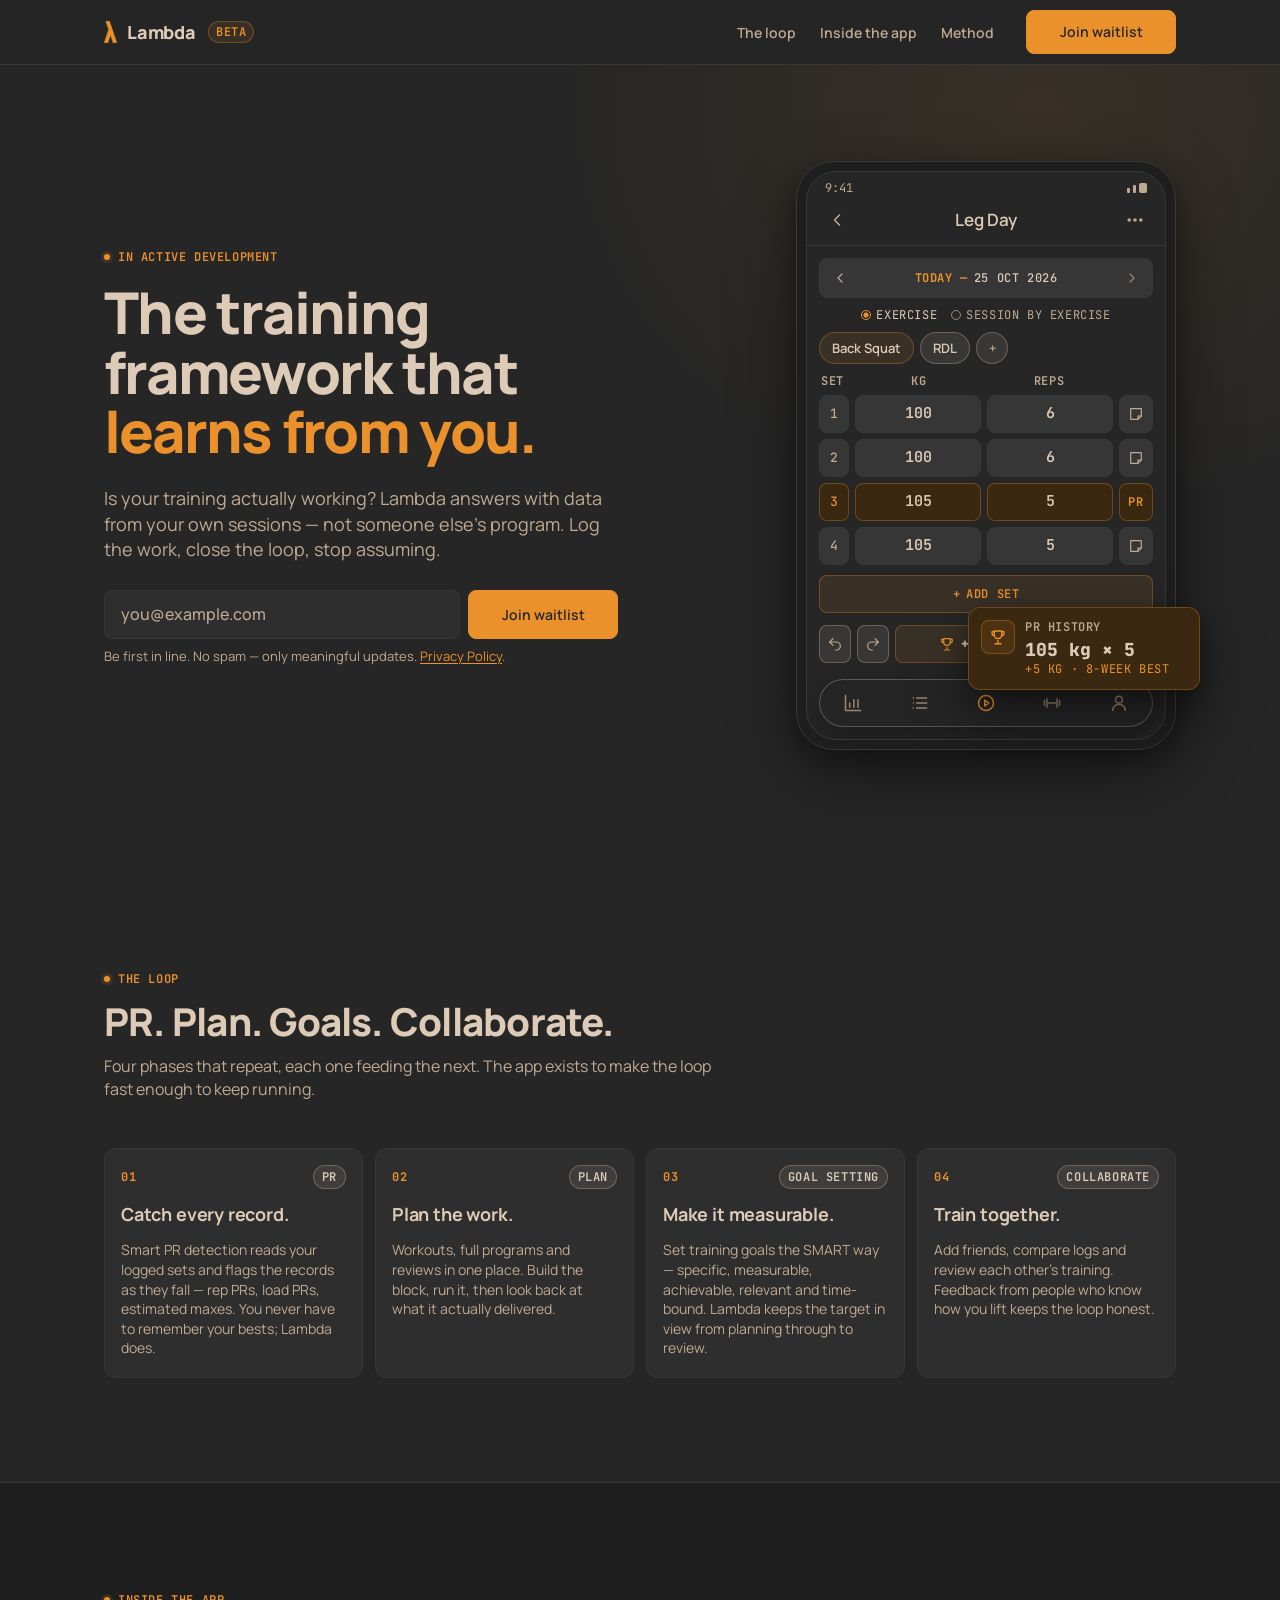
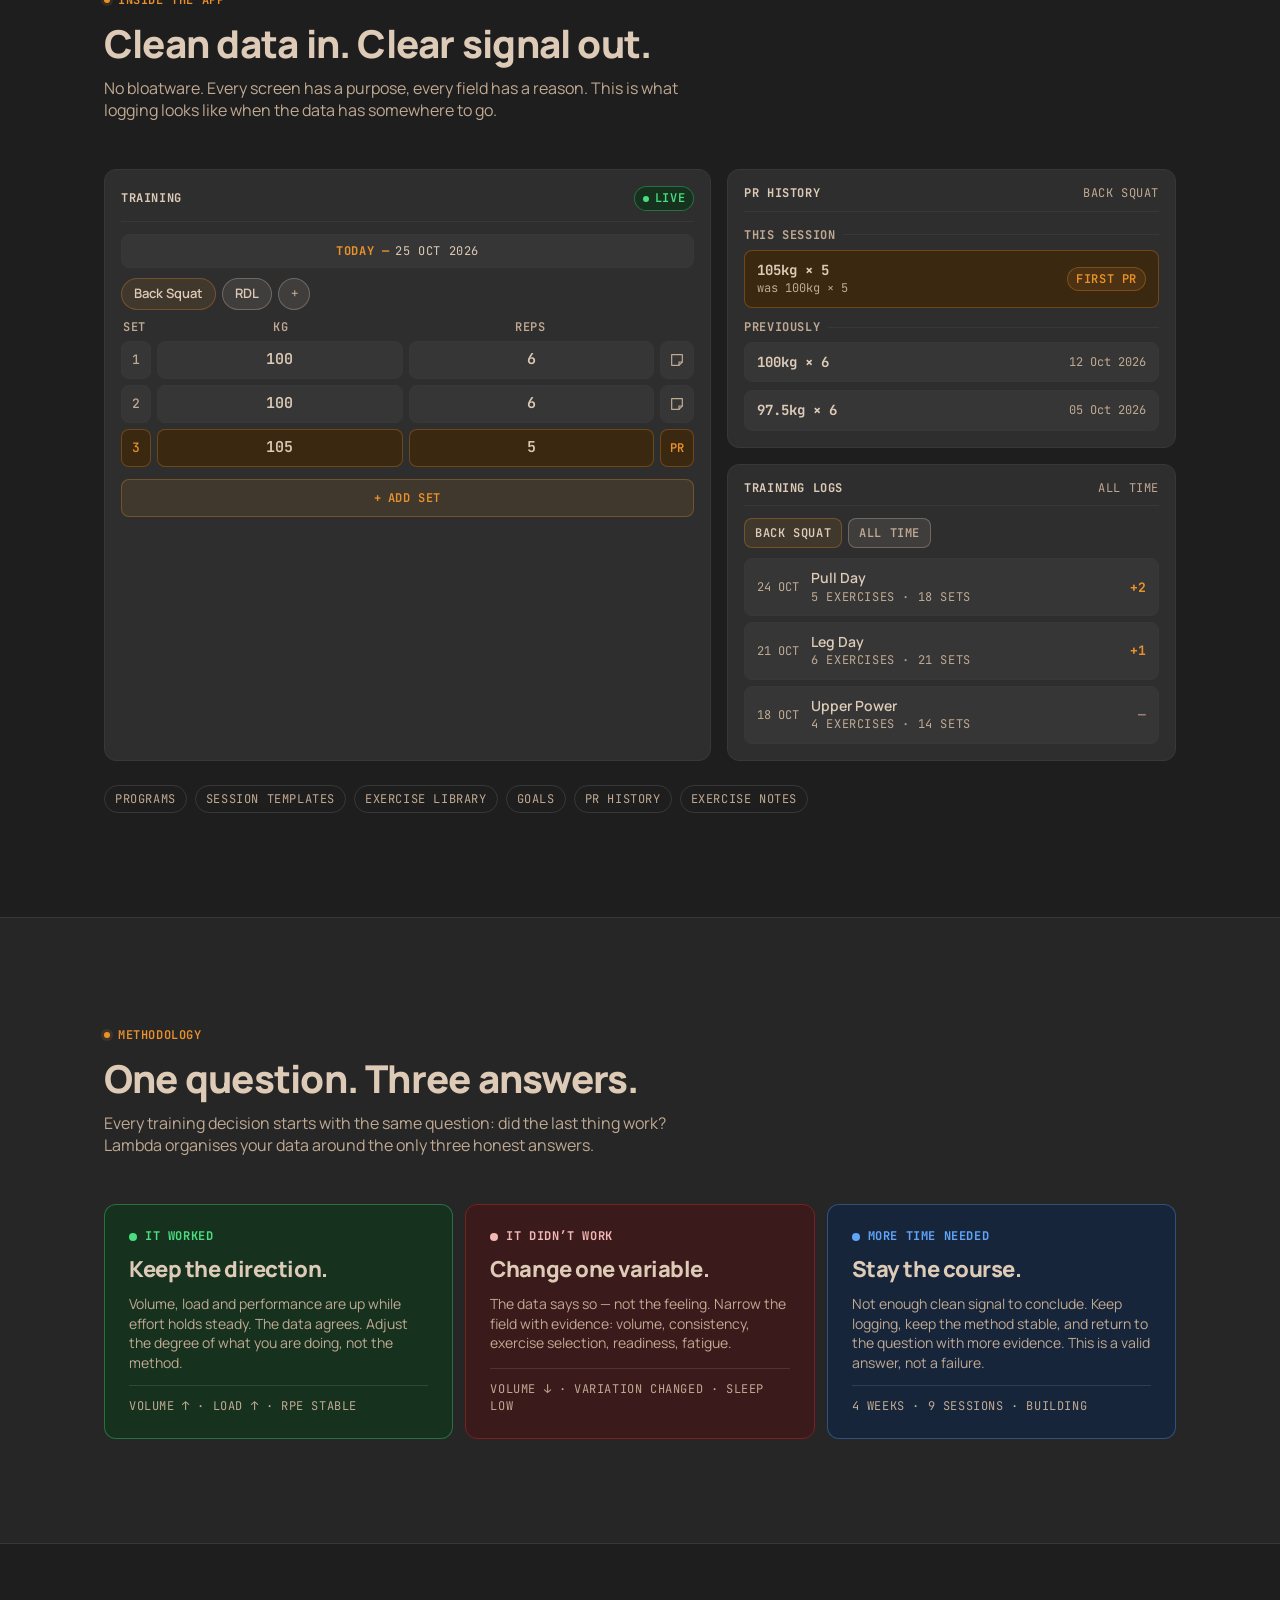
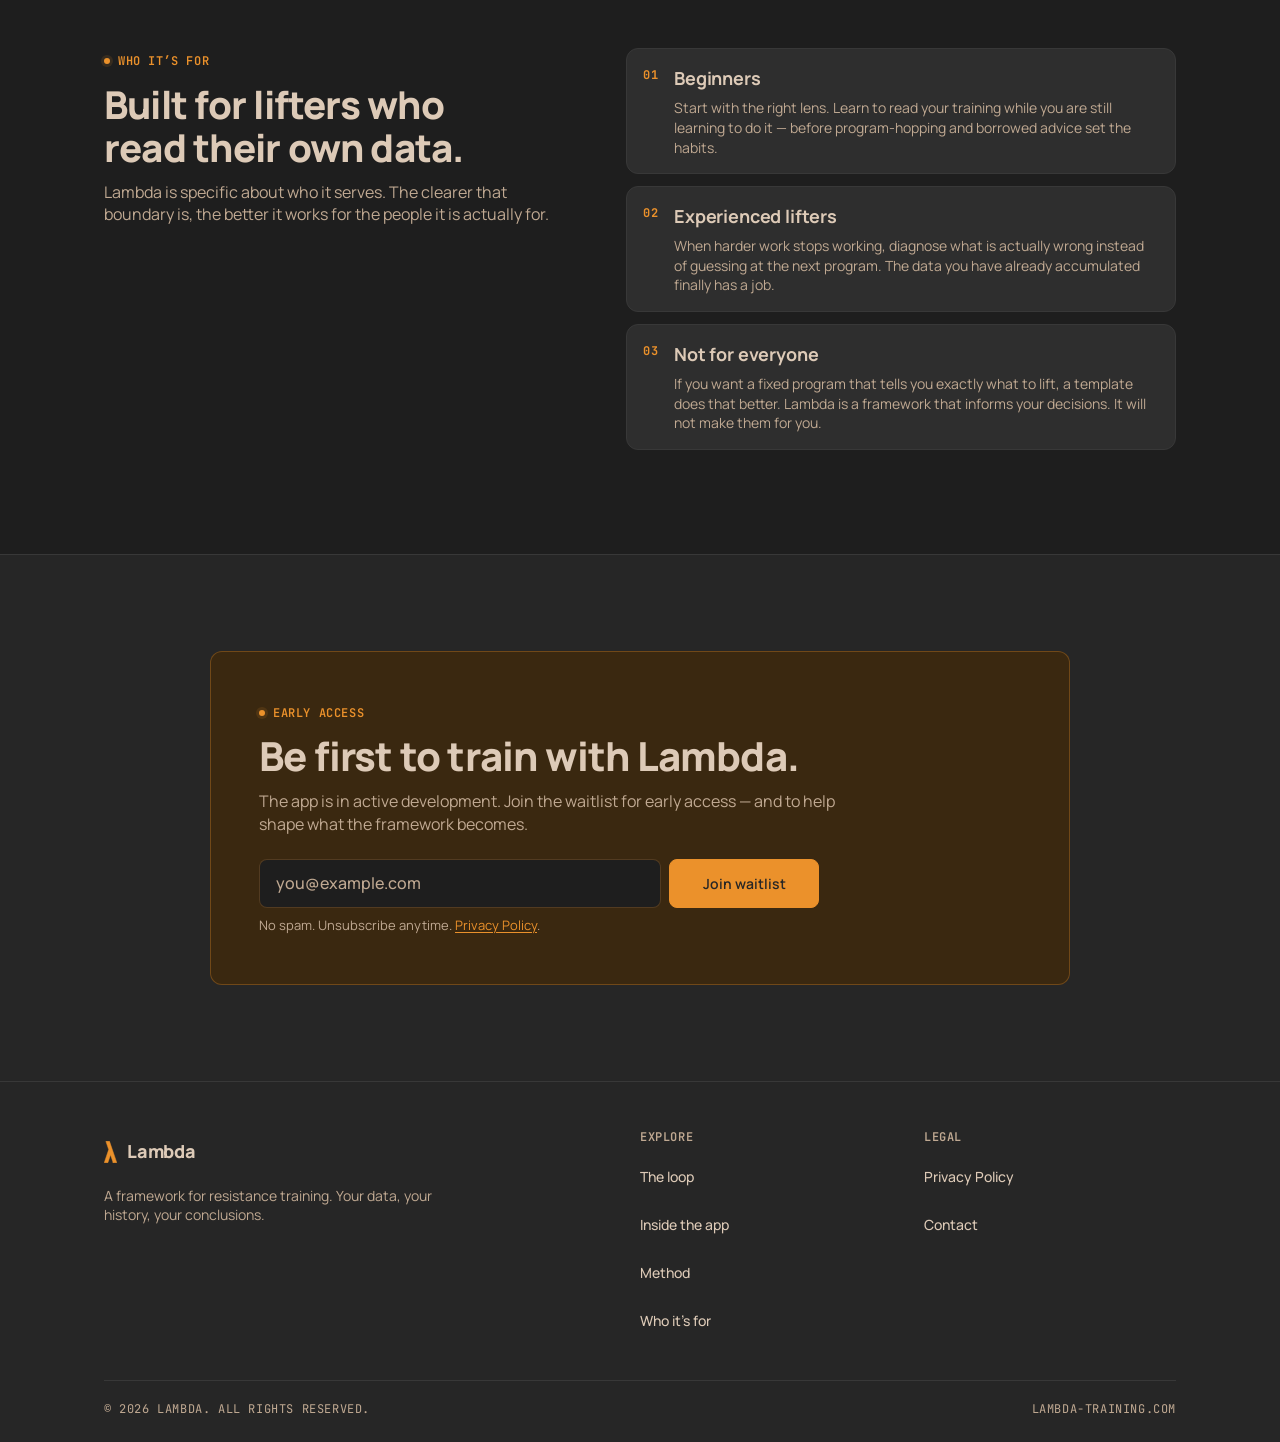
<file: index.html>
<!DOCTYPE html>
<html lang="en">
<head>
    <meta charset="UTF-8">
    <meta name="viewport" content="width=device-width, initial-scale=1.0">
    <title>Lambda &mdash; The resistance training framework</title>
    <meta name="description" content="Lambda is a decision-making framework for resistance training. Log your sessions, read your own data, and decide what actually works. Stop assuming. Start knowing.">
    <meta name="theme-color" content="#262626">
    <meta property="og:title" content="Lambda &mdash; The resistance training framework">
    <meta property="og:description" content="A framework for resistance training built on your own session data. Stop assuming. Start knowing.">
    <meta property="og:type" content="website">
    <meta property="og:url" content="https://lambda-training.com/">
    <meta property="og:site_name" content="Lambda">
    <link rel="canonical" href="https://lambda-training.com/">
    <link rel="icon" type="image/svg+xml" href="favicon.svg">
    <link rel="preconnect" href="https://fonts.googleapis.com">
    <link rel="preconnect" href="https://fonts.gstatic.com" crossorigin>
    <link href="https://fonts.googleapis.com/css2?family=Manrope:wght@400;500;600;700;800&amp;family=JetBrains+Mono:wght@400;500;700;800&amp;display=swap" rel="stylesheet">
    <link rel="stylesheet" href="styles.css">
</head>
<body>
    <a class="skip-link" href="#main">Skip to content</a>

    <!-- Icon sprite: line glyphs borrowed from the app's Material vocabulary. -->
    <svg class="icon-sprite" aria-hidden="true" focusable="false" xmlns="http://www.w3.org/2000/svg">
        <symbol id="i-chevron-left" viewBox="0 0 24 24"><path d="m15 18-6-6 6-6"/></symbol>
        <symbol id="i-chevron-right" viewBox="0 0 24 24"><path d="m9 18 6-6-6-6"/></symbol>
        <symbol id="i-more" viewBox="0 0 24 24"><circle cx="5" cy="12" r="1.2" fill="currentColor"/><circle cx="12" cy="12" r="1.2" fill="currentColor"/><circle cx="19" cy="12" r="1.2" fill="currentColor"/></symbol>
        <symbol id="i-trophy" viewBox="0 0 24 24"><path d="M8 21h8M12 17v4M7 4h10v5a5 5 0 0 1-10 0V4Z"/><path d="M17 5h3v2a3 3 0 0 1-3 3M7 5H4v2a3 3 0 0 0 3 3"/></symbol>
        <symbol id="i-note" viewBox="0 0 24 24"><path d="M4 4h16v11l-5 5H4z"/><path d="M15 20v-5h5"/></symbol>
        <symbol id="i-star" viewBox="0 0 24 24"><path d="m12 3 2.7 5.6 6.1.9-4.4 4.3 1 6.1-5.4-2.9-5.4 2.9 1-6.1L3.2 9.5l6.1-.9L12 3Z"/></symbol>
        <symbol id="i-undo" viewBox="0 0 24 24"><path d="M9 14 4 9l5-5"/><path d="M4 9h10a6 6 0 0 1 0 12h-1"/></symbol>
        <symbol id="i-redo" viewBox="0 0 24 24"><path d="m15 14 5-5-5-5"/><path d="M20 9H10a6 6 0 0 0 0 12h1"/></symbol>
        <symbol id="i-chart" viewBox="0 0 24 24"><path d="M3 3v18h18"/><path d="M8 17v-5M13 17V8M18 17v-9"/></symbol>
        <symbol id="i-list" viewBox="0 0 24 24"><path d="M4 6h.01M4 12h.01M4 18h.01M8 6h12M8 12h12M8 18h12"/></symbol>
        <symbol id="i-play" viewBox="0 0 24 24"><circle cx="12" cy="12" r="9"/><path d="m10.5 8.5 5 3.5-5 3.5z"/></symbol>
        <symbol id="i-dumbbell" viewBox="0 0 24 24"><path d="M6 7v10M18 7v10M3 9v6M21 9v6M6 12h12"/></symbol>
        <symbol id="i-user" viewBox="0 0 24 24"><circle cx="12" cy="8" r="4"/><path d="M4.5 21a7.5 7.5 0 0 1 15 0"/></symbol>
        <symbol id="i-arrow-right" viewBox="0 0 24 24"><path d="M5 12h14M13 6l6 6-6 6"/></symbol>
    </svg>

    <header class="site-header">
        <div class="container header-inner">
            <a class="brand" href="index.html" aria-label="Lambda home">
                <svg class="brand-mark" viewBox="0 0 314 528" aria-hidden="true" focusable="false">
                    <path d="M222,521L157.03,330.888,92.86,521.622H6.8L114,206,46,6h86L308,521H222Z" fill="currentColor" stroke="currentColor" stroke-width="12.76" stroke-linejoin="round" stroke-linecap="round"/>
                </svg>
                <span class="brand-name">Lambda</span>
                <span class="badge-beta mono">Beta</span>
            </a>

            <nav class="site-nav" aria-label="Primary">
                <a href="#loop">The loop</a>
                <a href="#inside">Inside the app</a>
                <a href="#method">Method</a>
            </nav>

            <a class="btn btn--solid btn--compact header-cta" href="#early-access">Join waitlist</a>
        </div>
    </header>

    <main id="main">
        <section class="hero" aria-labelledby="hero-title">
            <div class="container hero-grid">
                <div class="hero-copy">
                    <p class="eyebrow"><span class="eyebrow-dot" aria-hidden="true"></span>In active development</p>
                    <h1 class="hero-title" id="hero-title">The training framework that <span class="accent-text">learns from you.</span></h1>
                    <p class="lead">Is your training actually working? Lambda answers with data from your own sessions &mdash; not someone else&rsquo;s program. Log the work, close the loop, stop assuming.</p>

                    <form class="waitlist-form" action="https://formspree.io/f/xlgzvgee" method="POST" aria-label="Join the waitlist" data-waitlist novalidate>
                        <div class="waitlist-row">
                            <label class="sr-only" for="waitlist-email">Email address</label>
                            <input class="input" id="waitlist-email" name="email" type="email" inputmode="email" autocomplete="email" placeholder="you@example.com" required>
                            <button class="btn btn--solid" type="submit">
                                <span class="btn-spinner" aria-hidden="true"></span>
                                <span class="btn-label">Join waitlist</span>
                            </button>
                        </div>
                        <p class="form-status" role="status" aria-live="polite"></p>
                        <p class="form-note">Be first in line. No spam &mdash; only meaningful updates. <a href="privacy.html">Privacy Policy</a>.</p>
                    </form>
                </div>

                <div class="hero-visual">
                    <div class="phone" aria-hidden="true">
                        <div class="phone-screen">
                            <div class="phone-status">
                                <span class="mono">9:41</span>
                                <span class="status-glyphs"><i></i><i></i><i></i></span>
                            </div>

                            <div class="phone-header">
                                <span class="glyph"><svg class="icon" viewBox="0 0 24 24"><use href="#i-chevron-left"></use></svg></span>
                                <span class="phone-title">Leg Day</span>
                                <span class="glyph"><svg class="icon" viewBox="0 0 24 24"><use href="#i-more"></use></svg></span>
                            </div>

                            <div class="phone-content">
                                <div class="date-bar">
                                    <span class="date-arrow"><svg class="icon icon--sm" viewBox="0 0 24 24"><use href="#i-chevron-left"></use></svg></span>
                                    <span class="date-phrase">
                                        <span class="date-state mono">Today &mdash;</span>
                                        <span class="date-value mono">25 Oct 2026</span>
                                    </span>
                                    <span class="date-arrow date-arrow--off"><svg class="icon icon--sm" viewBox="0 0 24 24"><use href="#i-chevron-right"></use></svg></span>
                                </div>

                                <div class="date-modes">
                                    <span class="radio radio--on"><span class="radio-dot"></span>Exercise</span>
                                    <span class="radio"><span class="radio-dot"></span>Session by exercise</span>
                                </div>

                                <div class="exercise-pills">
                                    <span class="pill pill--active">Back Squat</span>
                                    <span class="pill">RDL</span>
                                    <span class="pill pill--add">+</span>
                                </div>

                                <div class="set-grid">
                                    <div class="set-head"><span>Set</span><span>Kg</span><span>Reps</span><span></span></div>
                                    <div class="set-row">
                                        <span class="cell cell--num">1</span>
                                        <span class="cell">100</span>
                                        <span class="cell">6</span>
                                        <span class="cell cell--note"><svg class="icon icon--sm" viewBox="0 0 24 24"><use href="#i-note"></use></svg></span>
                                    </div>
                                    <div class="set-row">
                                        <span class="cell cell--num">2</span>
                                        <span class="cell">100</span>
                                        <span class="cell">6</span>
                                        <span class="cell cell--note"><svg class="icon icon--sm" viewBox="0 0 24 24"><use href="#i-note"></use></svg></span>
                                    </div>
                                    <div class="set-row set-row--pr">
                                        <span class="cell cell--num">3</span>
                                        <span class="cell">105</span>
                                        <span class="cell">5</span>
                                        <span class="cell cell--pr">PR</span>
                                    </div>
                                    <div class="set-row">
                                        <span class="cell cell--num">4</span>
                                        <span class="cell">105</span>
                                        <span class="cell">5</span>
                                        <span class="cell cell--note"><svg class="icon icon--sm" viewBox="0 0 24 24"><use href="#i-note"></use></svg></span>
                                    </div>
                                </div>

                                <div class="add-set"><span aria-hidden="true">+</span> Add set</div>

                                <div class="floor-row">
                                    <span class="floor-icon"><svg class="icon icon--sm" viewBox="0 0 24 24"><use href="#i-undo"></use></svg></span>
                                    <span class="floor-icon"><svg class="icon icon--sm" viewBox="0 0 24 24"><use href="#i-redo"></use></svg></span>
                                    <span class="floor-tile floor-tile--accent">
                                        <svg class="icon icon--sm" viewBox="0 0 24 24"><use href="#i-trophy"></use></svg>
                                        <span class="mono">+2</span>
                                    </span>
                                    <span class="floor-tile">
                                        <svg class="icon icon--sm" viewBox="0 0 24 24"><use href="#i-note"></use></svg>
                                        <span class="mono">1</span>
                                    </span>
                                </div>
                            </div>

                            <div class="phone-nav">
                                <span class="navitem"><svg class="icon" viewBox="0 0 24 24"><use href="#i-chart"></use></svg></span>
                                <span class="navitem"><svg class="icon" viewBox="0 0 24 24"><use href="#i-list"></use></svg></span>
                                <span class="navitem navitem--active"><svg class="icon" viewBox="0 0 24 24"><use href="#i-play"></use></svg></span>
                                <span class="navitem"><svg class="icon" viewBox="0 0 24 24"><use href="#i-dumbbell"></use></svg></span>
                                <span class="navitem"><svg class="icon" viewBox="0 0 24 24"><use href="#i-user"></use></svg></span>
                            </div>
                        </div>
                    </div>

                    <div class="pr-toast" aria-hidden="true">
                        <span class="pr-toast-icon"><svg class="icon" viewBox="0 0 24 24"><use href="#i-trophy"></use></svg></span>
                        <div>
                            <p class="pr-toast-label mono">PR history</p>
                            <p class="pr-toast-value mono">105 kg &times; 5</p>
                            <p class="pr-toast-sub mono">+5 kg &middot; 8-week best</p>
                        </div>
                    </div>

                    <p class="sr-only">Preview of the Lambda session screen: a leg day with four logged sets, the third marked as a personal record, PR and exercise-note tiles at the bottom, and the app&rsquo;s floating navigation bar.</p>
                </div>
            </div>
        </section>

        <section class="section" id="loop" aria-labelledby="loop-title">
            <div class="container">
                <div class="section-head">
                    <p class="eyebrow"><span class="eyebrow-dot" aria-hidden="true"></span>The loop</p>
                    <h2 class="section-title" id="loop-title">PR. Plan. Goals. Collaborate.</h2>
                    <p class="section-sub">Four phases that repeat, each one feeding the next. The app exists to make the loop fast enough to keep running.</p>
                </div>

                <ol class="loop-grid">
                    <li class="card loop-step">
                        <div class="loop-top"><span class="step-num mono">01</span><span class="chip mono">PR</span></div>
                        <h3>Catch every record.</h3>
                        <p>Smart PR detection reads your logged sets and flags the records as they fall &mdash; rep PRs, load PRs, estimated maxes. You never have to remember your bests; Lambda does.</p>
                    </li>
                    <li class="card loop-step">
                        <div class="loop-top"><span class="step-num mono">02</span><span class="chip mono">Plan</span></div>
                        <h3>Plan the work.</h3>
                        <p>Workouts, full programs and reviews in one place. Build the block, run it, then look back at what it actually delivered.</p>
                    </li>
                    <li class="card loop-step">
                        <div class="loop-top"><span class="step-num mono">03</span><span class="chip mono">Goal setting</span></div>
                        <h3>Make it measurable.</h3>
                        <p>Set training goals the SMART way &mdash; specific, measurable, achievable, relevant and time-bound. Lambda keeps the target in view from planning through to review.</p>
                    </li>
                    <li class="card loop-step">
                        <div class="loop-top"><span class="step-num mono">04</span><span class="chip mono">Collaborate</span></div>
                        <h3>Train together.</h3>
                        <p>Add friends, compare logs and review each other&rsquo;s training. Feedback from people who know how you lift keeps the loop honest.</p>
                    </li>
                </ol>
            </div>
        </section>

        <section class="section section--surface" id="inside" aria-labelledby="inside-title">
            <div class="container">
                <div class="section-head">
                    <p class="eyebrow"><span class="eyebrow-dot" aria-hidden="true"></span>Inside the app</p>
                    <h2 class="section-title" id="inside-title">Clean data in. Clear signal out.</h2>
                    <p class="section-sub">No bloatware. Every screen has a purpose, every field has a reason. This is what logging looks like when the data has somewhere to go.</p>
                </div>

                <div class="inside-grid">
                    <article class="app-panel app-panel--wide" aria-hidden="true">
                        <header class="panel-head">
                            <span class="panel-label mono">Training</span>
                            <span class="chip chip--live mono"><span class="status-dot"></span>Live</span>
                        </header>
                        <div class="mini-date"><span class="mono mini-date-state">Today &mdash;</span><span class="mono">25 Oct 2026</span></div>
                        <div class="exercise-pills">
                            <span class="pill pill--active">Back Squat</span>
                            <span class="pill">RDL</span>
                            <span class="pill pill--add">+</span>
                        </div>
                        <div class="set-grid">
                            <div class="set-head"><span>Set</span><span>Kg</span><span>Reps</span><span></span></div>
                            <div class="set-row">
                                <span class="cell cell--num">1</span><span class="cell">100</span><span class="cell">6</span>
                                <span class="cell cell--note"><svg class="icon icon--sm" viewBox="0 0 24 24"><use href="#i-note"></use></svg></span>
                            </div>
                            <div class="set-row">
                                <span class="cell cell--num">2</span><span class="cell">100</span><span class="cell">6</span>
                                <span class="cell cell--note"><svg class="icon icon--sm" viewBox="0 0 24 24"><use href="#i-note"></use></svg></span>
                            </div>
                            <div class="set-row set-row--pr">
                                <span class="cell cell--num">3</span><span class="cell">105</span><span class="cell">5</span>
                                <span class="cell cell--pr">PR</span>
                            </div>
                        </div>
                        <div class="add-set"><span aria-hidden="true">+</span> Add set</div>
                    </article>

                    <article class="app-panel" aria-hidden="true">
                        <header class="panel-head">
                            <span class="panel-label mono">PR history</span>
                            <span class="panel-meta mono">Back squat</span>
                        </header>
                        <div class="pr-feed">
                            <div class="feed-shelf"><span class="mono">This session</span><span class="feed-rule"></span></div>
                            <div class="pr-row pr-row--new">
                                <div class="pr-info">
                                    <span class="pr-main mono">105kg &times; 5</span>
                                    <span class="pr-was mono">was 100kg &times; 5</span>
                                </div>
                                <span class="chip chip--accent mono">First PR</span>
                            </div>
                            <div class="feed-shelf"><span class="mono">Previously</span><span class="feed-rule"></span></div>
                            <div class="pr-row">
                                <span class="pr-main mono">100kg &times; 6</span>
                                <span class="pr-date mono">12 Oct 2026</span>
                            </div>
                            <div class="pr-row">
                                <span class="pr-main mono">97.5kg &times; 6</span>
                                <span class="pr-date mono">05 Oct 2026</span>
                            </div>
                        </div>
                    </article>

                    <article class="app-panel" aria-hidden="true">
                        <header class="panel-head">
                            <span class="panel-label mono">Training logs</span>
                            <span class="panel-meta mono">All time</span>
                        </header>
                        <div class="logs-filters">
                            <span class="filter-chip filter-chip--on mono">Back squat</span>
                            <span class="filter-chip mono">All time</span>
                        </div>
                        <div class="log-list">
                            <div class="log-row">
                                <span class="log-date mono">24 Oct</span>
                                <span class="log-info"><span class="log-name">Pull Day</span><span class="log-meta mono">5 exercises &middot; 18 sets</span></span>
                                <span class="log-pr mono">+2</span>
                            </div>
                            <div class="log-row">
                                <span class="log-date mono">21 Oct</span>
                                <span class="log-info"><span class="log-name">Leg Day</span><span class="log-meta mono">6 exercises &middot; 21 sets</span></span>
                                <span class="log-pr mono">+1</span>
                            </div>
                            <div class="log-row">
                                <span class="log-date mono">18 Oct</span>
                                <span class="log-info"><span class="log-name">Upper Power</span><span class="log-meta mono">4 exercises &middot; 14 sets</span></span>
                                <span class="log-pr log-pr--quiet mono">&mdash;</span>
                            </div>
                        </div>
                    </article>
                </div>

                <ul class="tag-row mono" aria-label="More in the app">
                    <li>Programs</li>
                    <li>Session templates</li>
                    <li>Exercise library</li>
                    <li>Goals</li>
                    <li>PR history</li>
                    <li>Exercise notes</li>
                </ul>
            </div>
        </section>

        <section class="section" id="method" aria-labelledby="method-title">
            <div class="container">
                <div class="section-head">
                    <p class="eyebrow"><span class="eyebrow-dot" aria-hidden="true"></span>Methodology</p>
                    <h2 class="section-title" id="method-title">One question. Three answers.</h2>
                    <p class="section-sub">Every training decision starts with the same question: did the last thing work? Lambda organises your data around the only three honest answers.</p>
                </div>

                <div class="answer-grid">
                    <article class="answer answer--worked">
                        <p class="answer-label mono"><span class="answer-dot" aria-hidden="true"></span>It worked</p>
                        <h3 class="answer-title">Keep the direction.</h3>
                        <p class="answer-copy">Volume, load and performance are up while effort holds steady. The data agrees. Adjust the degree of what you are doing, not the method.</p>
                        <p class="answer-facts mono">Volume &uarr; &middot; Load &uarr; &middot; RPE stable</p>
                    </article>

                    <article class="answer answer--failed">
                        <p class="answer-label mono"><span class="answer-dot" aria-hidden="true"></span>It didn&rsquo;t work</p>
                        <h3 class="answer-title">Change one variable.</h3>
                        <p class="answer-copy">The data says so &mdash; not the feeling. Narrow the field with evidence: volume, consistency, exercise selection, readiness, fatigue.</p>
                        <p class="answer-facts mono">Volume &darr; &middot; Variation changed &middot; Sleep low</p>
                    </article>

                    <article class="answer answer--time">
                        <p class="answer-label mono"><span class="answer-dot" aria-hidden="true"></span>More time needed</p>
                        <h3 class="answer-title">Stay the course.</h3>
                        <p class="answer-copy">Not enough clean signal to conclude. Keep logging, keep the method stable, and return to the question with more evidence. This is a valid answer, not a failure.</p>
                        <p class="answer-facts mono">4 weeks &middot; 9 sessions &middot; Building</p>
                    </article>
                </div>
            </div>
        </section>

        <section class="section section--surface" id="for" aria-labelledby="for-title">
            <div class="container for-grid">
                <div class="section-head section-head--left">
                    <p class="eyebrow"><span class="eyebrow-dot" aria-hidden="true"></span>Who it&rsquo;s for</p>
                    <h2 class="section-title" id="for-title">Built for lifters who read their own data.</h2>
                    <p class="section-sub">Lambda is specific about who it serves. The clearer that boundary is, the better it works for the people it is actually for.</p>
                </div>

                <div class="for-list">
                    <article class="card for-item">
                        <span class="for-index mono">01</span>
                        <div>
                            <h3>Beginners</h3>
                            <p>Start with the right lens. Learn to read your training while you are still learning to do it &mdash; before program-hopping and borrowed advice set the habits.</p>
                        </div>
                    </article>
                    <article class="card for-item">
                        <span class="for-index mono">02</span>
                        <div>
                            <h3>Experienced lifters</h3>
                            <p>When harder work stops working, diagnose what is actually wrong instead of guessing at the next program. The data you have already accumulated finally has a job.</p>
                        </div>
                    </article>
                    <article class="card for-item">
                        <span class="for-index mono">03</span>
                        <div>
                            <h3>Not for everyone</h3>
                            <p>If you want a fixed program that tells you exactly what to lift, a template does that better. Lambda is a framework that informs your decisions. It will not make them for you.</p>
                        </div>
                    </article>
                </div>
            </div>
        </section>

        <section class="section cta-section" id="early-access" aria-labelledby="cta-title">
            <div class="container">
                <div class="cta-panel">
                    <p class="eyebrow"><span class="eyebrow-dot" aria-hidden="true"></span>Early access</p>
                    <h2 class="cta-title" id="cta-title">Be first to train with Lambda.</h2>
                    <p class="cta-sub">The app is in active development. Join the waitlist for early access &mdash; and to help shape what the framework becomes.</p>

                    <form class="waitlist-form waitlist-form--cta" action="https://formspree.io/f/xlgzvgee" method="POST" aria-label="Join the early-access waitlist" data-waitlist novalidate>
                        <div class="waitlist-row">
                            <label class="sr-only" for="waitlist-email-cta">Email address</label>
                            <input class="input" id="waitlist-email-cta" name="email" type="email" inputmode="email" autocomplete="email" placeholder="you@example.com" required>
                            <button class="btn btn--solid" type="submit">
                                <span class="btn-spinner" aria-hidden="true"></span>
                                <span class="btn-label">Join waitlist</span>
                            </button>
                        </div>
                        <p class="form-status" role="status" aria-live="polite"></p>
                        <p class="form-note">No spam. Unsubscribe anytime. <a href="privacy.html">Privacy Policy</a>.</p>
                    </form>
                </div>
            </div>
        </section>
    </main>

    <footer class="site-footer">
        <div class="container">
            <div class="footer-grid">
                <div class="footer-brand">
                    <a class="brand" href="index.html" aria-label="Lambda home">
                        <svg class="brand-mark" viewBox="0 0 314 528" aria-hidden="true" focusable="false">
                            <path d="M222,521L157.03,330.888,92.86,521.622H6.8L114,206,46,6h86L308,521H222Z" fill="currentColor" stroke="currentColor" stroke-width="12.76" stroke-linejoin="round" stroke-linecap="round"/>
                        </svg>
                        <span class="brand-name">Lambda</span>
                    </a>
                    <p class="footer-tagline">A framework for resistance training. Your data, your history, your conclusions.</p>
                </div>

                <nav class="footer-col" aria-label="Explore">
                    <p class="footer-title mono">Explore</p>
                    <ul class="footer-links">
                        <li><a href="#loop">The loop</a></li>
                        <li><a href="#inside">Inside the app</a></li>
                        <li><a href="#method">Method</a></li>
                        <li><a href="#for">Who it&rsquo;s for</a></li>
                    </ul>
                </nav>

                <nav class="footer-col" aria-label="Legal and contact">
                    <p class="footer-title mono">Legal</p>
                    <ul class="footer-links">
                        <li><a href="privacy.html">Privacy Policy</a></li>
                        <li><a href="mailto:contact@lambda-training.com">Contact</a></li>
                    </ul>
                </nav>
            </div>

            <div class="footer-bottom">
                <p class="mono">&copy; <span id="year">2026</span> Lambda. All rights reserved.</p>
                <p class="mono">lambda-training.com</p>
            </div>
        </div>
    </footer>

    <script src="site.js"></script>
</body>
</html>
</file>
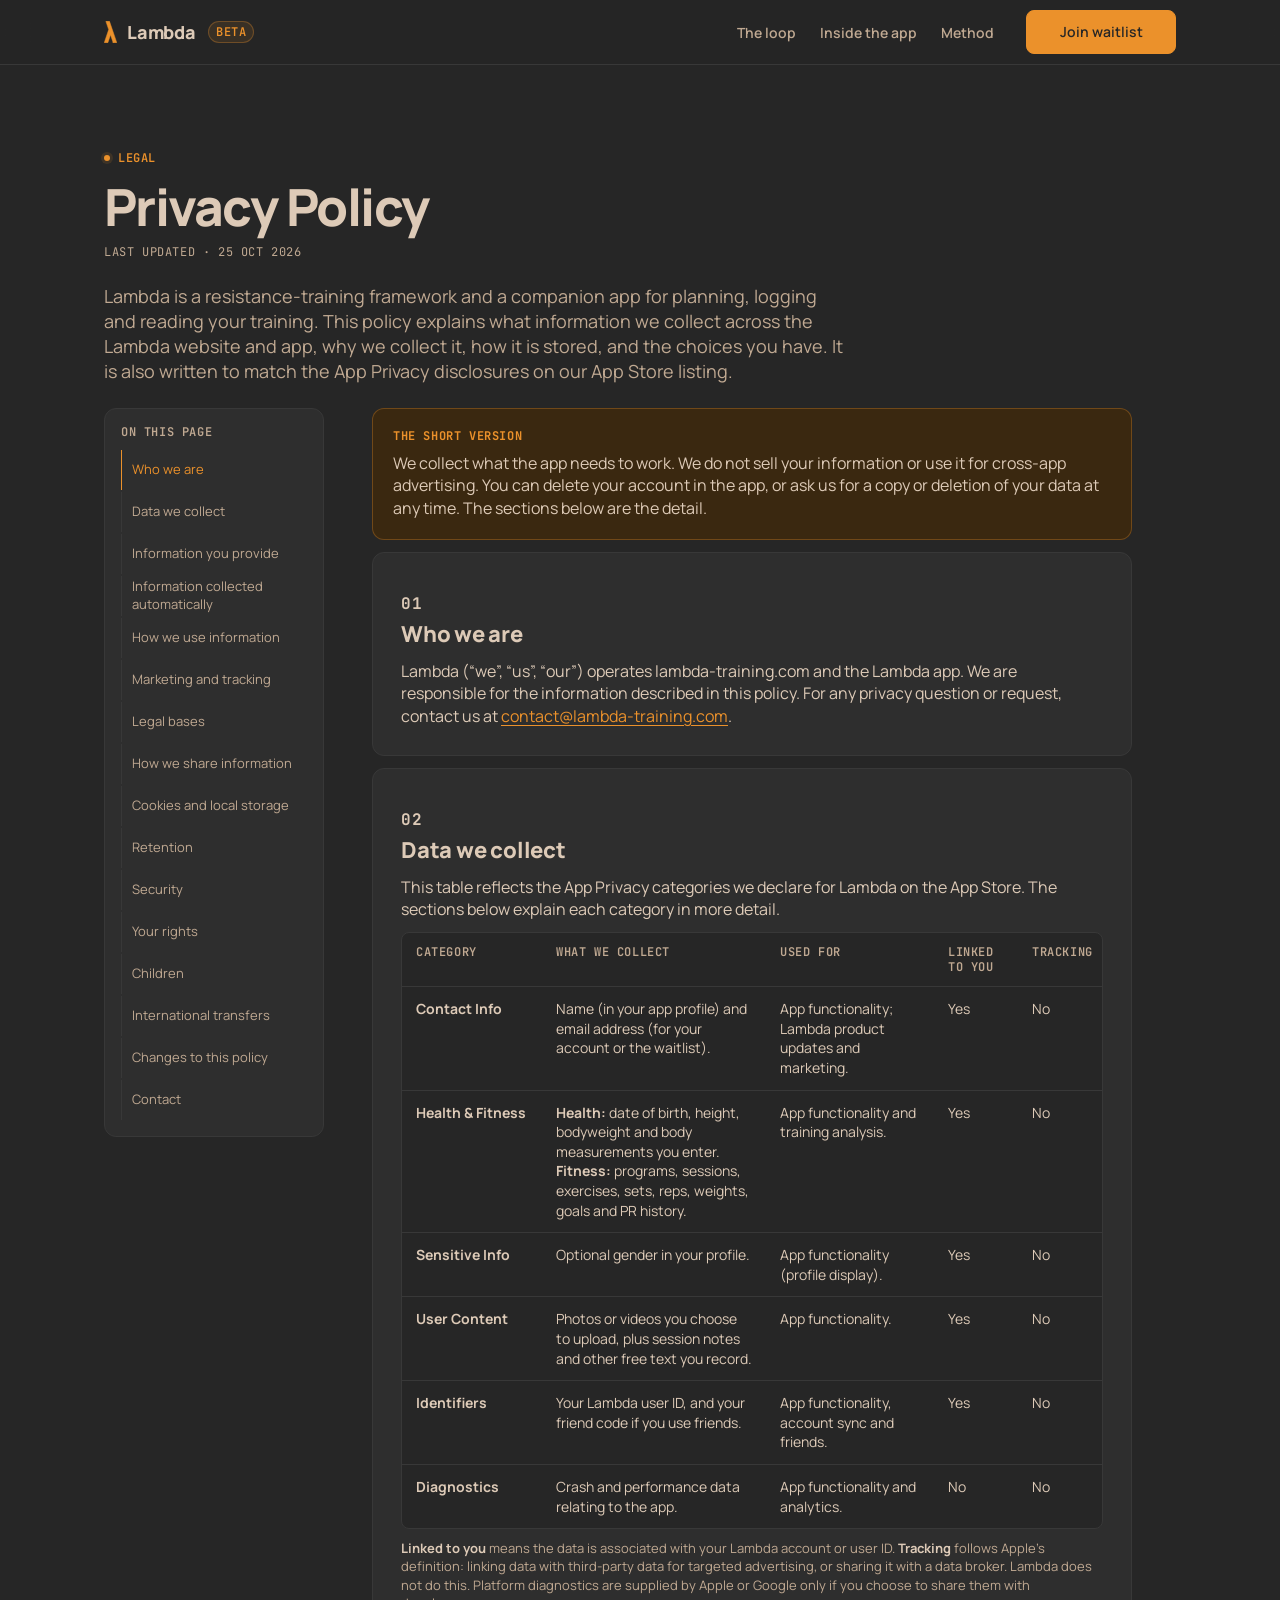
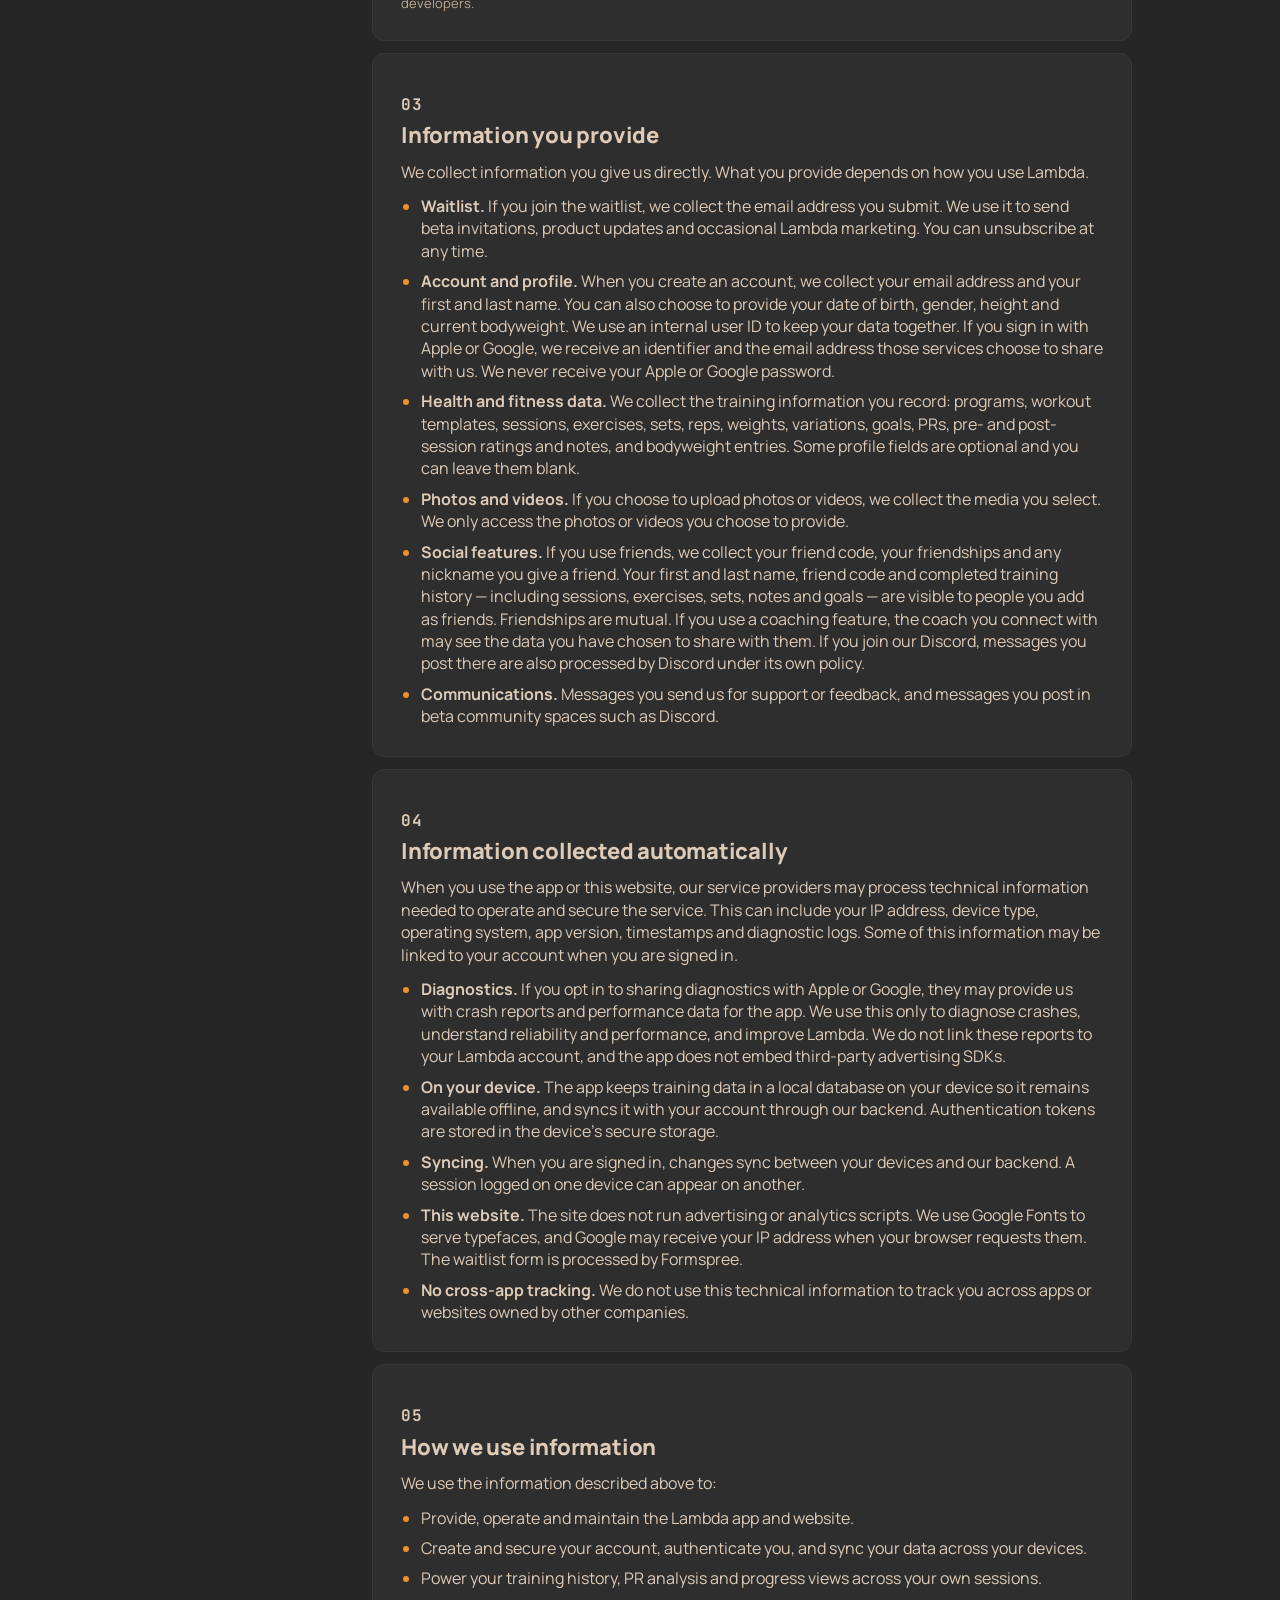
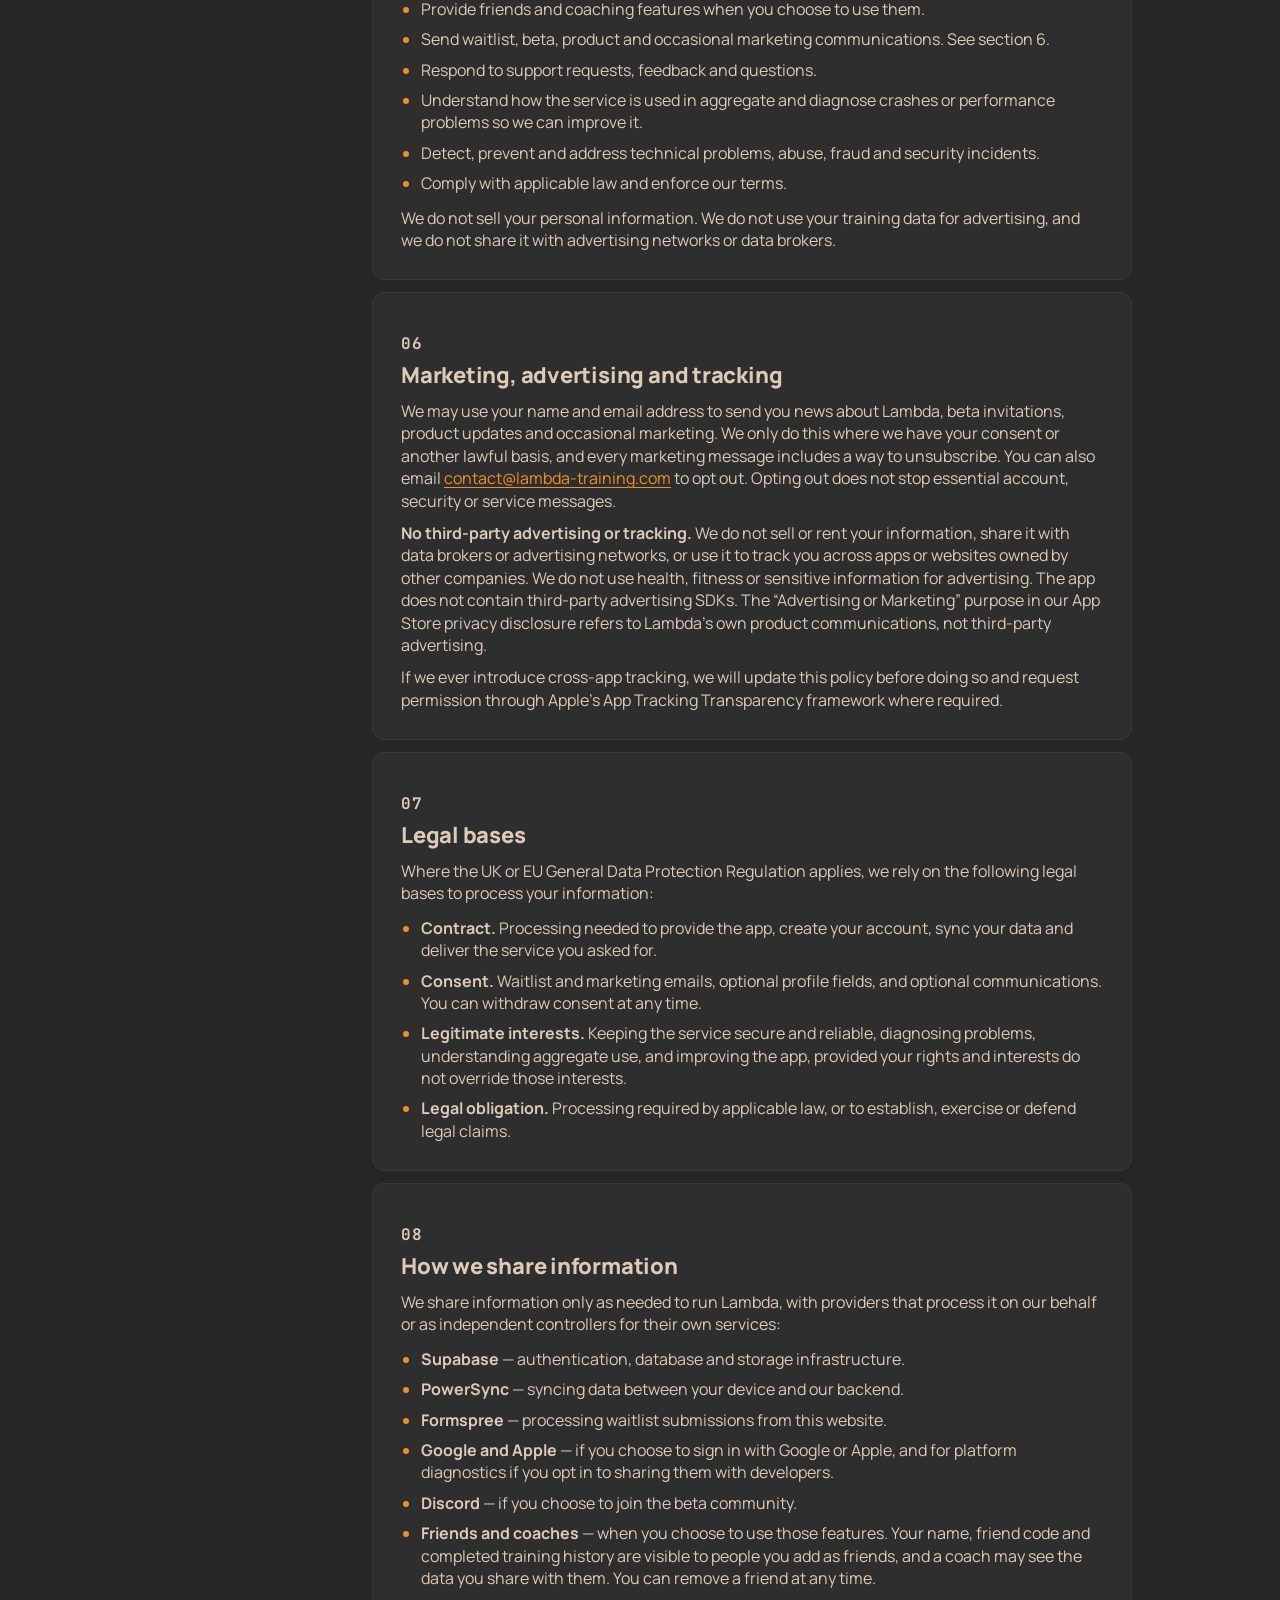
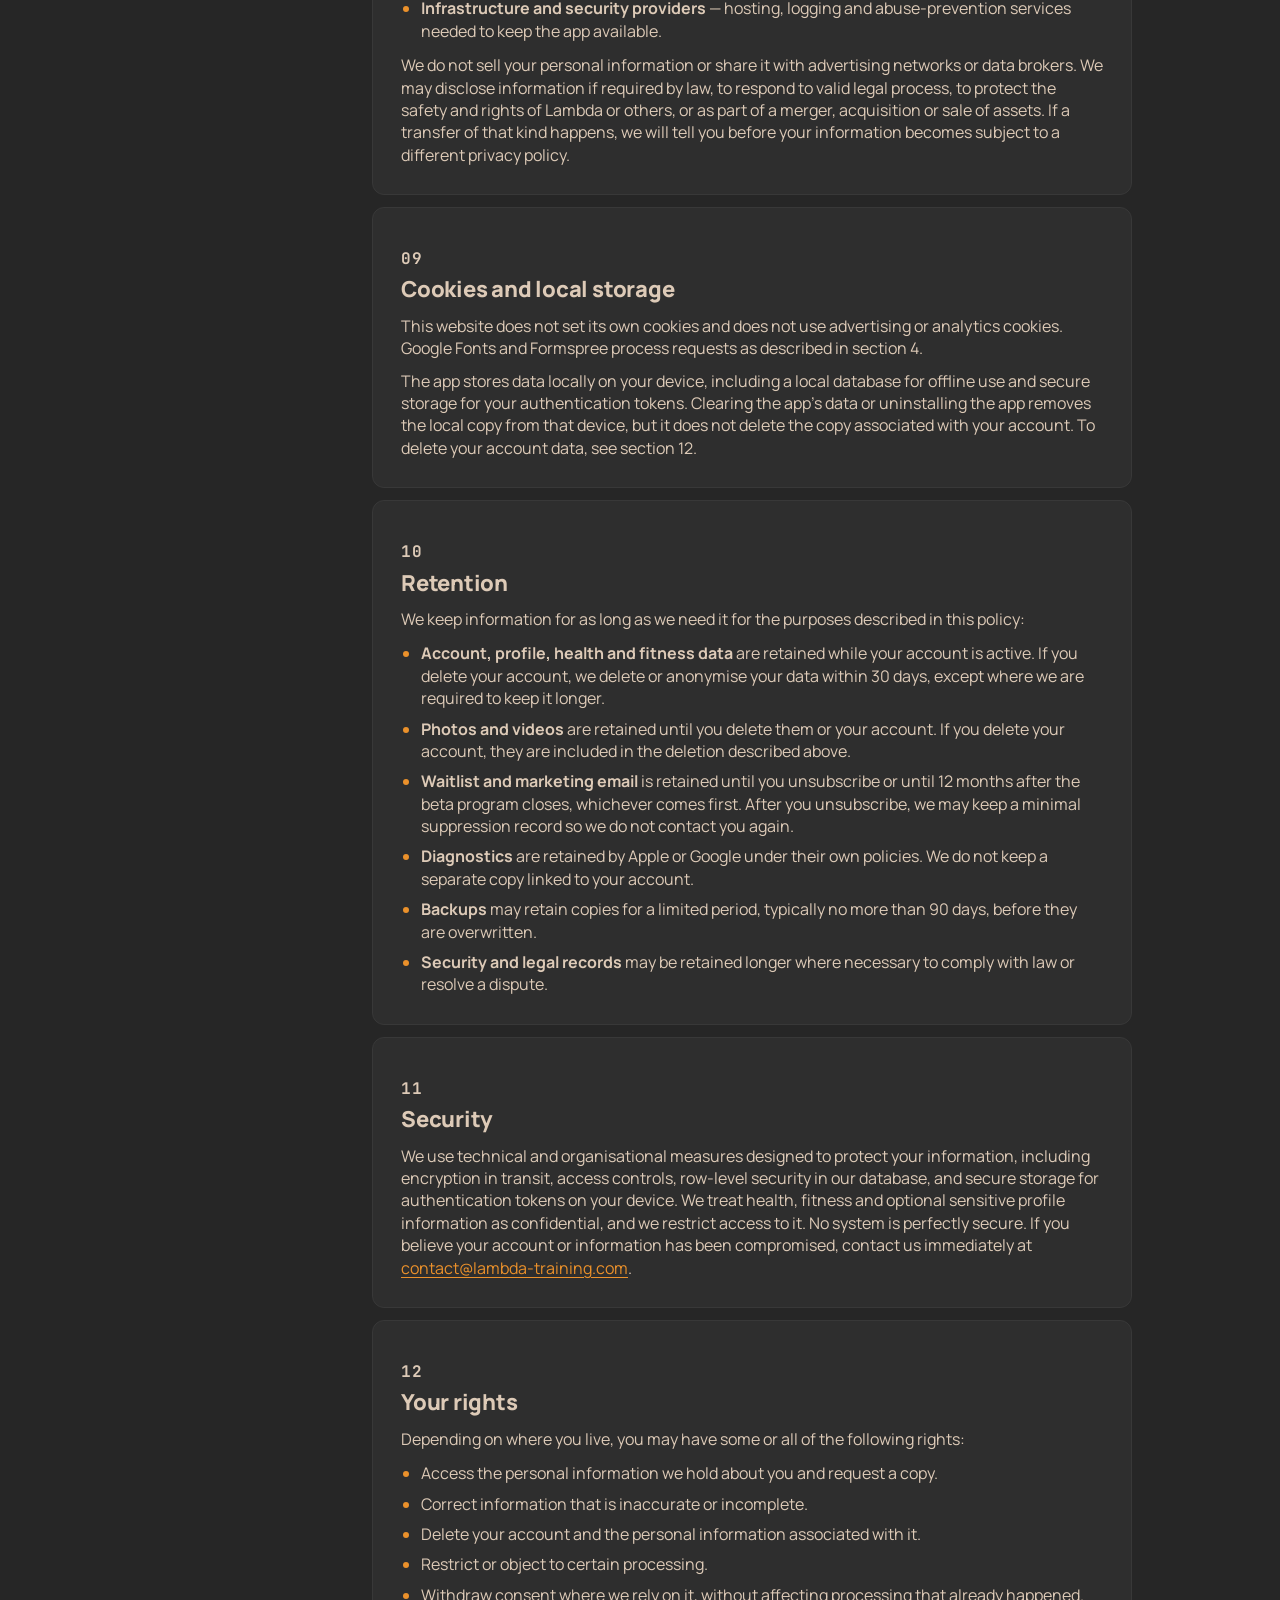
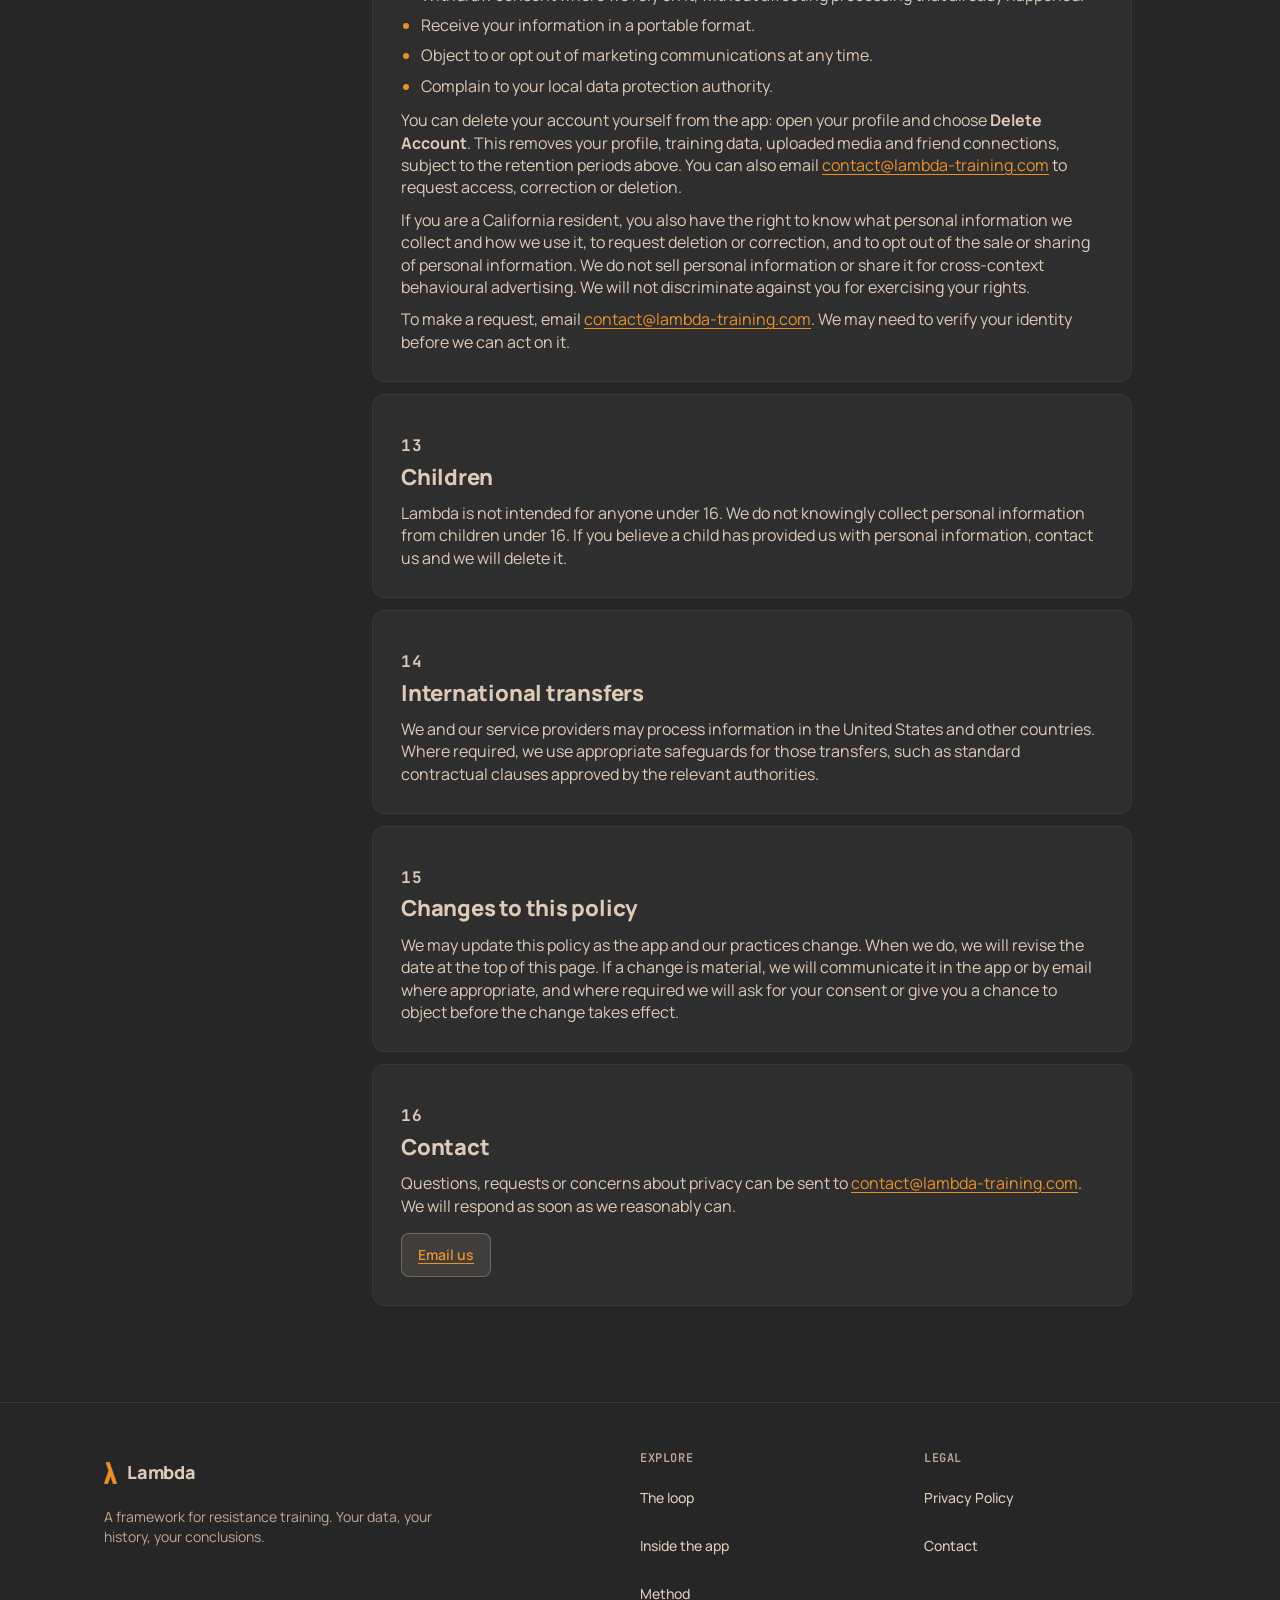
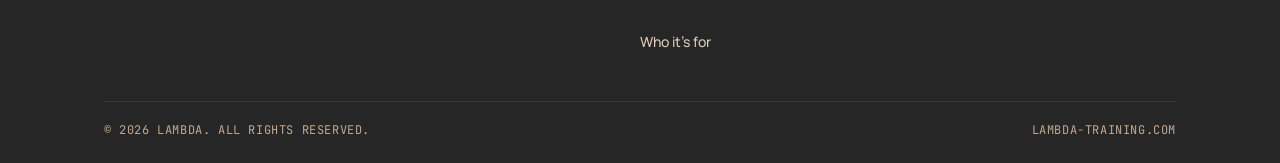
<file: privacy.html>
<!DOCTYPE html>
<html lang="en">
<head>
    <meta charset="UTF-8">
    <meta name="viewport" content="width=device-width, initial-scale=1.0">
    <title>Privacy Policy &mdash; Lambda</title>
    <meta name="description" content="How Lambda collects, uses, stores and protects your information across the Lambda website and app, including our App Store privacy disclosures.">
    <meta name="theme-color" content="#262626">
    <meta property="og:title" content="Privacy Policy &mdash; Lambda">
    <meta property="og:description" content="How Lambda collects, uses, stores and protects your information across the website and app.">
    <meta property="og:type" content="website">
    <meta property="og:url" content="https://lambda-training.com/privacy.html">
    <meta property="og:site_name" content="Lambda">
    <link rel="canonical" href="https://lambda-training.com/privacy.html">
    <link rel="icon" type="image/svg+xml" href="favicon.svg">
    <link rel="preconnect" href="https://fonts.googleapis.com">
    <link rel="preconnect" href="https://fonts.gstatic.com" crossorigin>
    <link href="https://fonts.googleapis.com/css2?family=Manrope:wght@400;500;600;700;800&amp;family=JetBrains+Mono:wght@400;500;700;800&amp;display=swap" rel="stylesheet">
    <link rel="stylesheet" href="styles.css">
</head>
<body>
    <a class="skip-link" href="#main">Skip to content</a>

    <header class="site-header">
        <div class="container header-inner">
            <a class="brand" href="index.html" aria-label="Lambda home">
                <svg class="brand-mark" viewBox="0 0 314 528" aria-hidden="true" focusable="false">
                    <path d="M222,521L157.03,330.888,92.86,521.622H6.8L114,206,46,6h86L308,521H222Z" fill="currentColor" stroke="currentColor" stroke-width="12.76" stroke-linejoin="round" stroke-linecap="round"/>
                </svg>
                <span class="brand-name">Lambda</span>
                <span class="badge-beta mono">Beta</span>
            </a>

            <nav class="site-nav" aria-label="Primary">
                <a href="index.html#loop">The loop</a>
                <a href="index.html#inside">Inside the app</a>
                <a href="index.html#method">Method</a>
            </nav>

            <a class="btn btn--solid btn--compact header-cta" href="index.html#early-access">Join waitlist</a>
        </div>
    </header>

    <main id="main" class="legal-main">
        <section class="legal-head">
            <div class="container">
                <p class="eyebrow"><span class="eyebrow-dot" aria-hidden="true"></span>Legal</p>
                <h1 class="legal-title">Privacy Policy</h1>
                <p class="legal-meta mono">Last updated &middot; 25 Oct 2026</p>
                <p class="legal-intro">Lambda is a resistance-training framework and a companion app for planning, logging and reading your training. This policy explains what information we collect across the Lambda website and app, why we collect it, how it is stored, and the choices you have. It is also written to match the App Privacy disclosures on our App Store listing.</p>
            </div>
        </section>

        <div class="container legal-grid">
            <aside class="legal-toc" aria-label="On this page">
                <p class="toc-label mono">On this page</p>
                <ol class="toc-list">
                    <li><a href="#who-we-are">Who we are</a></li>
                    <li><a href="#data-we-collect">Data we collect</a></li>
                    <li><a href="#information-you-provide">Information you provide</a></li>
                    <li><a href="#information-collected">Information collected automatically</a></li>
                    <li><a href="#how-we-use">How we use information</a></li>
                    <li><a href="#marketing-tracking">Marketing and tracking</a></li>
                    <li><a href="#legal-bases">Legal bases</a></li>
                    <li><a href="#sharing">How we share information</a></li>
                    <li><a href="#cookies">Cookies and local storage</a></li>
                    <li><a href="#retention">Retention</a></li>
                    <li><a href="#security">Security</a></li>
                    <li><a href="#rights">Your rights</a></li>
                    <li><a href="#children">Children</a></li>
                    <li><a href="#transfers">International transfers</a></li>
                    <li><a href="#changes">Changes to this policy</a></li>
                    <li><a href="#contact">Contact</a></li>
                </ol>
            </aside>

            <article class="legal-body">
                <div class="legal-callout">
                    <p class="legal-callout-label mono">The short version</p>
                    <p>We collect what the app needs to work. We do not sell your information or use it for cross-app advertising. You can delete your account in the app, or ask us for a copy or deletion of your data at any time. The sections below are the detail.</p>
                </div>

                <section class="legal-section" id="who-we-are">
                    <p class="legal-num mono">01</p>
                    <h2>Who we are</h2>
                    <p>Lambda (&ldquo;we&rdquo;, &ldquo;us&rdquo;, &ldquo;our&rdquo;) operates lambda-training.com and the Lambda app. We are responsible for the information described in this policy. For any privacy question or request, contact us at <a href="mailto:contact@lambda-training.com">contact@lambda-training.com</a>.</p>
                </section>

                <section class="legal-section" id="data-we-collect">
                    <p class="legal-num mono">02</p>
                    <h2>Data we collect</h2>
                    <p>This table reflects the App Privacy categories we declare for Lambda on the App Store. The sections below explain each category in more detail.</p>
                    <div class="legal-table-wrap">
                        <table class="legal-table">
                            <caption class="sr-only">Summary of the data Lambda collects, what it is used for, and whether it is linked to you or used for tracking</caption>
                            <thead>
                                <tr>
                                    <th scope="col">Category</th>
                                    <th scope="col">What we collect</th>
                                    <th scope="col">Used for</th>
                                    <th scope="col">Linked to you</th>
                                    <th scope="col">Tracking</th>
                                </tr>
                            </thead>
                            <tbody>
                                <tr>
                                    <th scope="row">Contact Info</th>
                                    <td data-label="Collected">Name (in your app profile) and email address (for your account or the waitlist).</td>
                                    <td data-label="Used for">App functionality; Lambda product updates and marketing.</td>
                                    <td data-label="Linked to you">Yes</td>
                                    <td data-label="Tracking">No</td>
                                </tr>
                                <tr>
                                    <th scope="row">Health &amp; Fitness</th>
                                    <td data-label="Collected"><strong>Health:</strong> date of birth, height, bodyweight and body measurements you enter. <strong>Fitness:</strong> programs, sessions, exercises, sets, reps, weights, goals and PR history.</td>
                                    <td data-label="Used for">App functionality and training analysis.</td>
                                    <td data-label="Linked to you">Yes</td>
                                    <td data-label="Tracking">No</td>
                                </tr>
                                <tr>
                                    <th scope="row">Sensitive Info</th>
                                    <td data-label="Collected">Optional gender in your profile.</td>
                                    <td data-label="Used for">App functionality (profile display).</td>
                                    <td data-label="Linked to you">Yes</td>
                                    <td data-label="Tracking">No</td>
                                </tr>
                                <tr>
                                    <th scope="row">User Content</th>
                                    <td data-label="Collected">Photos or videos you choose to upload, plus session notes and other free text you record.</td>
                                    <td data-label="Used for">App functionality.</td>
                                    <td data-label="Linked to you">Yes</td>
                                    <td data-label="Tracking">No</td>
                                </tr>
                                <tr>
                                    <th scope="row">Identifiers</th>
                                    <td data-label="Collected">Your Lambda user ID, and your friend code if you use friends.</td>
                                    <td data-label="Used for">App functionality, account sync and friends.</td>
                                    <td data-label="Linked to you">Yes</td>
                                    <td data-label="Tracking">No</td>
                                </tr>
                                <tr>
                                    <th scope="row">Diagnostics</th>
                                    <td data-label="Collected">Crash and performance data relating to the app.</td>
                                    <td data-label="Used for">App functionality and analytics.</td>
                                    <td data-label="Linked to you">No</td>
                                    <td data-label="Tracking">No</td>
                                </tr>
                            </tbody>
                        </table>
                    </div>
                    <p class="legal-table-note"><strong>Linked to you</strong> means the data is associated with your Lambda account or user ID. <strong>Tracking</strong> follows Apple&rsquo;s definition: linking data with third-party data for targeted advertising, or sharing it with a data broker. Lambda does not do this. Platform diagnostics are supplied by Apple or Google only if you choose to share them with developers.</p>
                </section>

                <section class="legal-section" id="information-you-provide">
                    <p class="legal-num mono">03</p>
                    <h2>Information you provide</h2>
                    <p>We collect information you give us directly. What you provide depends on how you use Lambda.</p>
                    <ul>
                        <li><strong>Waitlist.</strong> If you join the waitlist, we collect the email address you submit. We use it to send beta invitations, product updates and occasional Lambda marketing. You can unsubscribe at any time.</li>
                        <li><strong>Account and profile.</strong> When you create an account, we collect your email address and your first and last name. You can also choose to provide your date of birth, gender, height and current bodyweight. We use an internal user ID to keep your data together. If you sign in with Apple or Google, we receive an identifier and the email address those services choose to share with us. We never receive your Apple or Google password.</li>
                        <li><strong>Health and fitness data.</strong> We collect the training information you record: programs, workout templates, sessions, exercises, sets, reps, weights, variations, goals, PRs, pre- and post-session ratings and notes, and bodyweight entries. Some profile fields are optional and you can leave them blank.</li>
                        <li><strong>Photos and videos.</strong> If you choose to upload photos or videos, we collect the media you select. We only access the photos or videos you choose to provide.</li>
                        <li><strong>Social features.</strong> If you use friends, we collect your friend code, your friendships and any nickname you give a friend. Your first and last name, friend code and completed training history &mdash; including sessions, exercises, sets, notes and goals &mdash; are visible to people you add as friends. Friendships are mutual. If you use a coaching feature, the coach you connect with may see the data you have chosen to share with them. If you join our Discord, messages you post there are also processed by Discord under its own policy.</li>
                        <li><strong>Communications.</strong> Messages you send us for support or feedback, and messages you post in beta community spaces such as Discord.</li>
                    </ul>
                </section>

                <section class="legal-section" id="information-collected">
                    <p class="legal-num mono">04</p>
                    <h2>Information collected automatically</h2>
                    <p>When you use the app or this website, our service providers may process technical information needed to operate and secure the service. This can include your IP address, device type, operating system, app version, timestamps and diagnostic logs. Some of this information may be linked to your account when you are signed in.</p>
                    <ul>
                        <li><strong>Diagnostics.</strong> If you opt in to sharing diagnostics with Apple or Google, they may provide us with crash reports and performance data for the app. We use this only to diagnose crashes, understand reliability and performance, and improve Lambda. We do not link these reports to your Lambda account, and the app does not embed third-party advertising SDKs.</li>
                        <li><strong>On your device.</strong> The app keeps training data in a local database on your device so it remains available offline, and syncs it with your account through our backend. Authentication tokens are stored in the device&rsquo;s secure storage.</li>
                        <li><strong>Syncing.</strong> When you are signed in, changes sync between your devices and our backend. A session logged on one device can appear on another.</li>
                        <li><strong>This website.</strong> The site does not run advertising or analytics scripts. We use Google Fonts to serve typefaces, and Google may receive your IP address when your browser requests them. The waitlist form is processed by Formspree.</li>
                        <li><strong>No cross-app tracking.</strong> We do not use this technical information to track you across apps or websites owned by other companies.</li>
                    </ul>
                </section>

                <section class="legal-section" id="how-we-use">
                    <p class="legal-num mono">05</p>
                    <h2>How we use information</h2>
                    <p>We use the information described above to:</p>
                    <ul>
                        <li>Provide, operate and maintain the Lambda app and website.</li>
                        <li>Create and secure your account, authenticate you, and sync your data across your devices.</li>
                        <li>Power your training history, PR analysis and progress views across your own sessions.</li>
                        <li>Provide friends and coaching features when you choose to use them.</li>
                        <li>Send waitlist, beta, product and occasional marketing communications. See section 6.</li>
                        <li>Respond to support requests, feedback and questions.</li>
                        <li>Understand how the service is used in aggregate and diagnose crashes or performance problems so we can improve it.</li>
                        <li>Detect, prevent and address technical problems, abuse, fraud and security incidents.</li>
                        <li>Comply with applicable law and enforce our terms.</li>
                    </ul>
                    <p>We do not sell your personal information. We do not use your training data for advertising, and we do not share it with advertising networks or data brokers.</p>
                </section>

                <section class="legal-section" id="marketing-tracking">
                    <p class="legal-num mono">06</p>
                    <h2>Marketing, advertising and tracking</h2>
                    <p>We may use your name and email address to send you news about Lambda, beta invitations, product updates and occasional marketing. We only do this where we have your consent or another lawful basis, and every marketing message includes a way to unsubscribe. You can also email <a href="mailto:contact@lambda-training.com">contact@lambda-training.com</a> to opt out. Opting out does not stop essential account, security or service messages.</p>
                    <p><strong>No third-party advertising or tracking.</strong> We do not sell or rent your information, share it with data brokers or advertising networks, or use it to track you across apps or websites owned by other companies. We do not use health, fitness or sensitive information for advertising. The app does not contain third-party advertising SDKs. The &ldquo;Advertising or Marketing&rdquo; purpose in our App Store privacy disclosure refers to Lambda&rsquo;s own product communications, not third-party advertising.</p>
                    <p>If we ever introduce cross-app tracking, we will update this policy before doing so and request permission through Apple&rsquo;s App Tracking Transparency framework where required.</p>
                </section>

                <section class="legal-section" id="legal-bases">
                    <p class="legal-num mono">07</p>
                    <h2>Legal bases</h2>
                    <p>Where the UK or EU General Data Protection Regulation applies, we rely on the following legal bases to process your information:</p>
                    <ul>
                        <li><strong>Contract.</strong> Processing needed to provide the app, create your account, sync your data and deliver the service you asked for.</li>
                        <li><strong>Consent.</strong> Waitlist and marketing emails, optional profile fields, and optional communications. You can withdraw consent at any time.</li>
                        <li><strong>Legitimate interests.</strong> Keeping the service secure and reliable, diagnosing problems, understanding aggregate use, and improving the app, provided your rights and interests do not override those interests.</li>
                        <li><strong>Legal obligation.</strong> Processing required by applicable law, or to establish, exercise or defend legal claims.</li>
                    </ul>
                </section>

                <section class="legal-section" id="sharing">
                    <p class="legal-num mono">08</p>
                    <h2>How we share information</h2>
                    <p>We share information only as needed to run Lambda, with providers that process it on our behalf or as independent controllers for their own services:</p>
                    <ul>
                        <li><strong>Supabase</strong> &mdash; authentication, database and storage infrastructure.</li>
                        <li><strong>PowerSync</strong> &mdash; syncing data between your device and our backend.</li>
                        <li><strong>Formspree</strong> &mdash; processing waitlist submissions from this website.</li>
                        <li><strong>Google and Apple</strong> &mdash; if you choose to sign in with Google or Apple, and for platform diagnostics if you opt in to sharing them with developers.</li>
                        <li><strong>Discord</strong> &mdash; if you choose to join the beta community.</li>
                        <li><strong>Friends and coaches</strong> &mdash; when you choose to use those features. Your name, friend code and completed training history are visible to people you add as friends, and a coach may see the data you share with them. You can remove a friend at any time.</li>
                        <li><strong>Infrastructure and security providers</strong> &mdash; hosting, logging and abuse-prevention services needed to keep the app available.</li>
                    </ul>
                    <p>We do not sell your personal information or share it with advertising networks or data brokers. We may disclose information if required by law, to respond to valid legal process, to protect the safety and rights of Lambda or others, or as part of a merger, acquisition or sale of assets. If a transfer of that kind happens, we will tell you before your information becomes subject to a different privacy policy.</p>
                </section>

                <section class="legal-section" id="cookies">
                    <p class="legal-num mono">09</p>
                    <h2>Cookies and local storage</h2>
                    <p>This website does not set its own cookies and does not use advertising or analytics cookies. Google Fonts and Formspree process requests as described in section 4.</p>
                    <p>The app stores data locally on your device, including a local database for offline use and secure storage for your authentication tokens. Clearing the app&rsquo;s data or uninstalling the app removes the local copy from that device, but it does not delete the copy associated with your account. To delete your account data, see section 12.</p>
                </section>

                <section class="legal-section" id="retention">
                    <p class="legal-num mono">10</p>
                    <h2>Retention</h2>
                    <p>We keep information for as long as we need it for the purposes described in this policy:</p>
                    <ul>
                        <li><strong>Account, profile, health and fitness data</strong> are retained while your account is active. If you delete your account, we delete or anonymise your data within 30 days, except where we are required to keep it longer.</li>
                        <li><strong>Photos and videos</strong> are retained until you delete them or your account. If you delete your account, they are included in the deletion described above.</li>
                        <li><strong>Waitlist and marketing email</strong> is retained until you unsubscribe or until 12 months after the beta program closes, whichever comes first. After you unsubscribe, we may keep a minimal suppression record so we do not contact you again.</li>
                        <li><strong>Diagnostics</strong> are retained by Apple or Google under their own policies. We do not keep a separate copy linked to your account.</li>
                        <li><strong>Backups</strong> may retain copies for a limited period, typically no more than 90 days, before they are overwritten.</li>
                        <li><strong>Security and legal records</strong> may be retained longer where necessary to comply with law or resolve a dispute.</li>
                    </ul>
                </section>

                <section class="legal-section" id="security">
                    <p class="legal-num mono">11</p>
                    <h2>Security</h2>
                    <p>We use technical and organisational measures designed to protect your information, including encryption in transit, access controls, row-level security in our database, and secure storage for authentication tokens on your device. We treat health, fitness and optional sensitive profile information as confidential, and we restrict access to it. No system is perfectly secure. If you believe your account or information has been compromised, contact us immediately at <a href="mailto:contact@lambda-training.com">contact@lambda-training.com</a>.</p>
                </section>

                <section class="legal-section" id="rights">
                    <p class="legal-num mono">12</p>
                    <h2>Your rights</h2>
                    <p>Depending on where you live, you may have some or all of the following rights:</p>
                    <ul>
                        <li>Access the personal information we hold about you and request a copy.</li>
                        <li>Correct information that is inaccurate or incomplete.</li>
                        <li>Delete your account and the personal information associated with it.</li>
                        <li>Restrict or object to certain processing.</li>
                        <li>Withdraw consent where we rely on it, without affecting processing that already happened.</li>
                        <li>Receive your information in a portable format.</li>
                        <li>Object to or opt out of marketing communications at any time.</li>
                        <li>Complain to your local data protection authority.</li>
                    </ul>
                    <p>You can delete your account yourself from the app: open your profile and choose <strong>Delete Account</strong>. This removes your profile, training data, uploaded media and friend connections, subject to the retention periods above. You can also email <a href="mailto:contact@lambda-training.com">contact@lambda-training.com</a> to request access, correction or deletion.</p>
                    <p>If you are a California resident, you also have the right to know what personal information we collect and how we use it, to request deletion or correction, and to opt out of the sale or sharing of personal information. We do not sell personal information or share it for cross-context behavioural advertising. We will not discriminate against you for exercising your rights.</p>
                    <p>To make a request, email <a href="mailto:contact@lambda-training.com">contact@lambda-training.com</a>. We may need to verify your identity before we can act on it.</p>
                </section>

                <section class="legal-section" id="children">
                    <p class="legal-num mono">13</p>
                    <h2>Children</h2>
                    <p>Lambda is not intended for anyone under 16. We do not knowingly collect personal information from children under 16. If you believe a child has provided us with personal information, contact us and we will delete it.</p>
                </section>

                <section class="legal-section" id="transfers">
                    <p class="legal-num mono">14</p>
                    <h2>International transfers</h2>
                    <p>We and our service providers may process information in the United States and other countries. Where required, we use appropriate safeguards for those transfers, such as standard contractual clauses approved by the relevant authorities.</p>
                </section>

                <section class="legal-section" id="changes">
                    <p class="legal-num mono">15</p>
                    <h2>Changes to this policy</h2>
                    <p>We may update this policy as the app and our practices change. When we do, we will revise the date at the top of this page. If a change is material, we will communicate it in the app or by email where appropriate, and where required we will ask for your consent or give you a chance to object before the change takes effect.</p>
                </section>

                <section class="legal-section" id="contact">
                    <p class="legal-num mono">16</p>
                    <h2>Contact</h2>
                    <p>Questions, requests or concerns about privacy can be sent to <a href="mailto:contact@lambda-training.com">contact@lambda-training.com</a>. We will respond as soon as we reasonably can.</p>
                    <a class="btn legal-contact-btn" href="mailto:contact@lambda-training.com">Email us</a>
                </section>
            </article>
        </div>
    </main>

    <footer class="site-footer">
        <div class="container">
            <div class="footer-grid">
                <div class="footer-brand">
                    <a class="brand" href="index.html" aria-label="Lambda home">
                        <svg class="brand-mark" viewBox="0 0 314 528" aria-hidden="true" focusable="false">
                            <path d="M222,521L157.03,330.888,92.86,521.622H6.8L114,206,46,6h86L308,521H222Z" fill="currentColor" stroke="currentColor" stroke-width="12.76" stroke-linejoin="round" stroke-linecap="round"/>
                        </svg>
                        <span class="brand-name">Lambda</span>
                    </a>
                    <p class="footer-tagline">A framework for resistance training. Your data, your history, your conclusions.</p>
                </div>

                <nav class="footer-col" aria-label="Explore">
                    <p class="footer-title mono">Explore</p>
                    <ul class="footer-links">
                        <li><a href="index.html#loop">The loop</a></li>
                        <li><a href="index.html#inside">Inside the app</a></li>
                        <li><a href="index.html#method">Method</a></li>
                        <li><a href="index.html#for">Who it&rsquo;s for</a></li>
                    </ul>
                </nav>

                <nav class="footer-col" aria-label="Legal and contact">
                    <p class="footer-title mono">Legal</p>
                    <ul class="footer-links">
                        <li><a href="privacy.html" aria-current="page">Privacy Policy</a></li>
                        <li><a href="mailto:contact@lambda-training.com">Contact</a></li>
                    </ul>
                </nav>
            </div>

            <div class="footer-bottom">
                <p class="mono">&copy; <span id="year">2026</span> Lambda. All rights reserved.</p>
                <p class="mono">lambda-training.com</p>
            </div>
        </div>
    </footer>

    <script src="site.js"></script>
</body>
</html>
</file>
<file: styles.css>
/* ==========================================================================
   Lambda — lambda-training.com
   Design tokens mirror lib/core/styles/ and .claude/skills/frontend-design:
   charcoal ground, warm cream ink, amber accent, mono micro-labels,
   hairline cards, glass controls.
   ========================================================================== */

:root {
    /* Grounds */
    --bg: #262626;
    --surface: #2E2E2E;
    --surface-high: #363636;
    --surface-low: #1E1E1E;
    --border: #383838;

    /* Ink roles */
    --ink: #DDCAB7;              /* content */
    --ink-secondary: #C0A992;    /* text that must still be read */
    --muted: #9E8470;            /* decoration / disabled chrome only */

    /* Semantic colour */
    --accent: #EB912B;
    --accent-bg: #3A2810;
    --accent-contrast: #262626;
    --success: #4ADE80;
    --success-bg: #16321F;
    --planned: #60A5FA;
    --planned-bg: #16253A;
    --danger: #C0392B;
    --danger-bg: #3A1A1A;
    --danger-border: #7A2020;
    --danger-soft: #F2B8B5;      /* accessible small-text red on dark grounds */

    /* Translucent recipes */
    --glass-fill: rgba(221, 202, 183, 0.10);
    --glass-border: rgba(221, 202, 183, 0.30);
    --accent-glass-fill: rgba(235, 145, 43, 0.10);
    --accent-glass-border: rgba(235, 145, 43, 0.30);

    /* Type */
    --font-ui: "Manrope", -apple-system, BlinkMacSystemFont, "Segoe UI", sans-serif;
    --font-mono: "JetBrains Mono", ui-monospace, SFMono-Regular, Menlo, monospace;

    /* Space and shape */
    --space-xs: 4px;
    --space-sm: 8px;
    --space-md: 12px;
    --space-lg: 16px;
    --space-xl: 24px;
    --space-xxl: 32px;
    --radius-sm: 4px;
    --radius-md: 8px;
    --radius-lg: 12px;
    --radius-pill: 999px;

    --container: 1120px;
    --header-h: 64px;
    --shadow-float: 0 24px 64px rgba(0, 0, 0, 0.42), 0 8px 24px rgba(0, 0, 0, 0.28);
}

/* ---------- Reset ---------- */

*,
*::before,
*::after {
    box-sizing: border-box;
}

html {
    scroll-behavior: smooth;
    -webkit-text-size-adjust: 100%;
}

body {
    margin: 0;
    background: var(--bg);
    color: var(--ink);
    font-family: var(--font-ui);
    font-size: 15px;
    line-height: 1.5;
    -webkit-font-smoothing: antialiased;
    -moz-osx-font-smoothing: grayscale;
    overflow-x: clip;
}

h1,
h2,
h3,
p,
ul,
ol {
    margin: 0;
}

ul,
ol {
    padding: 0;
}

h1,
h2,
h3 {
    font-family: var(--font-ui);
    color: var(--ink);
    text-wrap: balance;
}

a {
    color: inherit;
    text-decoration: none;
}

img,
svg {
    display: block;
}

button,
input {
    font: inherit;
}

::selection {
    background: var(--accent);
    color: var(--accent-contrast);
}

:where(a, button, input):focus-visible {
    outline: 2px solid var(--accent);
    outline-offset: 3px;
}

/* ---------- Utilities ---------- */

.mono {
    font-family: var(--font-mono);
}

.sr-only {
    position: absolute;
    width: 1px;
    height: 1px;
    padding: 0;
    margin: -1px;
    overflow: hidden;
    clip: rect(0, 0, 0, 0);
    white-space: nowrap;
    border: 0;
}

.icon-sprite {
    position: absolute;
    width: 0;
    height: 0;
    overflow: hidden;
}

.icon {
    width: 20px;
    height: 20px;
    fill: none;
    stroke: currentColor;
    stroke-width: 1.8;
    stroke-linecap: round;
    stroke-linejoin: round;
}

.icon--sm {
    width: 16px;
    height: 16px;
}

.skip-link {
    position: fixed;
    top: 12px;
    left: 12px;
    z-index: 100;
    padding: 10px 14px;
    border-radius: var(--radius-md);
    background: var(--accent);
    color: var(--accent-contrast);
    font-size: 14px;
    font-weight: 700;
    transform: translateY(-160%);
    transition: transform 0.18s ease;
}

.skip-link:focus {
    transform: translateY(0);
}

.container {
    width: 100%;
    max-width: var(--container);
    margin-inline: auto;
    padding-inline: 24px;
}

/* ---------- Type roles ---------- */

.eyebrow {
    display: inline-flex;
    align-items: center;
    gap: var(--space-sm);
    font-family: var(--font-mono);
    font-size: 12px;
    font-weight: 600;
    letter-spacing: 0.05em;
    line-height: 1.2;
    text-transform: uppercase;
    color: var(--accent);
}

.eyebrow-dot {
    width: 6px;
    height: 6px;
    border-radius: 50%;
    background: currentColor;
    box-shadow: 0 0 0 3px rgba(235, 145, 43, 0.12);
    flex: none;
}

.hero-title {
    margin-top: var(--space-lg);
    max-width: 16ch;
    font-size: clamp(2.5rem, 5vw, 3.6rem);
    font-weight: 800;
    line-height: 1.04;
    letter-spacing: -0.03em;
}

.accent-text {
    color: var(--accent);
}

.lead {
    margin-top: var(--space-xl);
    max-width: 52ch;
    font-size: 18px;
    line-height: 1.4;
    color: var(--ink-secondary);
}

.section {
    padding-block: clamp(64px, 9vw, 104px);
}

.section--surface {
    background: var(--surface-low);
    border-block: 1px solid var(--border);
}

.section-head {
    max-width: 720px;
    margin-bottom: clamp(32px, 5vw, 48px);
}

.section-title {
    margin-top: var(--space-md);
    font-size: clamp(1.8rem, 3vw, 2.5rem);
    font-weight: 800;
    line-height: 1.12;
    letter-spacing: -0.02em;
}

.section-sub {
    margin-top: var(--space-md);
    max-width: 62ch;
    font-size: 16px;
    line-height: 1.4;
    color: var(--ink-secondary);
}

/* ---------- Header ---------- */

.site-header {
    position: sticky;
    top: 0;
    z-index: 50;
    background: rgba(38, 38, 38, 0.82);
    border-bottom: 1px solid var(--border);
    -webkit-backdrop-filter: blur(18px) saturate(1.05);
    backdrop-filter: blur(18px) saturate(1.05);
}

.header-inner {
    display: flex;
    align-items: center;
    gap: var(--space-xl);
    min-height: var(--header-h);
}

.brand {
    display: inline-flex;
    align-items: center;
    gap: 10px;
    min-height: 44px;
    flex: none;
}

.brand-mark {
    width: 13px;
    height: 22px;
    color: var(--accent);
}

.brand-name {
    font-size: 18px;
    font-weight: 800;
    letter-spacing: -0.01em;
    color: var(--ink);
}

.badge-beta {
    margin-left: 2px;
    padding: 4px 7px;
    border: 1px solid var(--accent-glass-border);
    border-radius: var(--radius-pill);
    background: var(--accent-glass-fill);
    color: var(--accent);
    font-size: 12px;
    font-weight: 600;
    line-height: 1;
    letter-spacing: 0.05em;
    text-transform: uppercase;
}

.site-nav {
    display: flex;
    align-items: center;
    gap: var(--space-xl);
    margin-left: auto;
}

.site-nav a {
    display: inline-flex;
    align-items: center;
    min-height: 44px;
    color: var(--ink-secondary);
    font-size: 14px;
    font-weight: 600;
    transition: color 0.18s ease;
}

.site-nav a:hover {
    color: var(--ink);
}

.header-cta {
    margin-left: 8px;
    min-width: 0;
}

/* ---------- Buttons and fields ---------- */

.btn {
    display: inline-flex;
    align-items: center;
    justify-content: center;
    gap: var(--space-sm);
    min-height: 44px;
    padding: 12px 16px;
    border: 1px solid var(--glass-border);
    border-radius: var(--radius-md);
    background: var(--glass-fill);
    color: var(--ink);
    font-family: var(--font-ui);
    font-size: 14px;
    font-weight: 600;
    line-height: 1;
    cursor: pointer;
    -webkit-tap-highlight-color: transparent;
    transition: background-color 0.18s ease, border-color 0.18s ease,
        transform 0.12s ease, color 0.18s ease;
}

.btn:hover {
    background: rgba(221, 202, 183, 0.16);
}

.btn:active {
    transform: translateY(1px);
}

.btn--solid {
    min-width: 150px;
    border-color: var(--accent);
    background: var(--accent);
    color: var(--accent-contrast);
}

.btn--solid:hover {
    border-color: #F0A044;
    background: #F0A044;
}

.btn--compact {
    padding: 10px 14px;
}

.btn:disabled {
    opacity: 0.5;
    cursor: default;
    transform: none;
}

.btn-spinner {
    display: none;
    width: 14px;
    height: 14px;
    border: 2px solid currentColor;
    border-right-color: transparent;
    border-radius: 50%;
    animation: spin 0.7s linear infinite;
}

.btn.is-loading .btn-spinner {
    display: block;
}

@keyframes spin {
    to {
        transform: rotate(360deg);
    }
}

.waitlist-form {
    margin-top: 28px;
    max-width: 520px;
}

.waitlist-row {
    display: flex;
    gap: var(--space-sm);
}

.input {
    flex: 1;
    min-width: 0;
    min-height: 48px;
    padding: 14px 16px;
    border: 1px solid var(--border);
    border-radius: var(--radius-md);
    background: var(--surface);
    color: var(--ink);
    font-family: var(--font-ui);
    font-size: 16px;
    font-weight: 500;
    line-height: 1.2;
    transition: border-color 0.18s ease, box-shadow 0.18s ease;
}

.input::placeholder {
    color: var(--ink-secondary);
    opacity: 1;
}

.input:hover {
    border-color: #4A4A4A;
}

.input:focus {
    outline: none;
    border-color: var(--accent);
    box-shadow: 0 0 0 3px rgba(235, 145, 43, 0.18);
}

.input[aria-invalid="true"] {
    border-color: var(--danger-border);
}

.input[aria-invalid="true"]:focus {
    border-color: var(--danger-soft);
    box-shadow: 0 0 0 3px rgba(192, 57, 43, 0.22);
}

.form-status {
    min-height: 20px;
    margin-top: var(--space-sm);
    font-size: 14px;
    line-height: 1.4;
    color: var(--ink-secondary);
}

.form-status:empty {
    display: none;
}

.form-status.is-error {
    color: var(--danger-soft);
}

.form-status.is-success {
    color: var(--success);
}

.form-note {
    margin-top: var(--space-sm);
    font-size: 13px;
    color: var(--ink-secondary);
}

.form-note a {
    color: var(--accent);
    text-decoration: underline;
    text-decoration-thickness: 1px;
    text-underline-offset: 2px;
    white-space: nowrap;
}

.form-note a:hover {
    color: #F0A044;
}

/* ---------- Hero ---------- */

.hero {
    position: relative;
    overflow: hidden;
    padding-block: clamp(56px, 8vw, 96px) clamp(64px, 9vw, 112px);
}

.hero::before {
    content: "";
    position: absolute;
    inset: -20% -10% auto 38%;
    height: 85%;
    background: radial-gradient(ellipse at 60% 30%, rgba(235, 145, 43, 0.09), transparent 62%);
    pointer-events: none;
}

.hero-grid {
    position: relative;
    display: grid;
    grid-template-columns: minmax(0, 1.02fr) minmax(0, 0.98fr);
    gap: clamp(32px, 5vw, 72px);
    align-items: center;
}

.hero-copy {
    max-width: 600px;
    animation: rise 0.55s ease both;
}

.hero-visual {
    position: relative;
    justify-self: end;
    width: min(100%, 400px);
    animation: rise 0.65s 0.08s ease both;
}

@keyframes rise {
    from {
        opacity: 0;
        transform: translateY(14px);
    }
    to {
        opacity: 1;
        transform: none;
    }
}

/* ---------- Phone mockup ---------- */

.phone {
    width: 100%;
    max-width: 380px;
    margin-left: auto;
    padding: 9px;
    border: 1px solid var(--border);
    border-radius: 38px;
    background: var(--surface-low);
    box-shadow: var(--shadow-float);
}

.phone-screen {
    position: relative;
    padding-bottom: 76px;
    overflow: hidden;
    border: 1px solid var(--border);
    border-radius: 30px;
    background: var(--bg);
}

.phone-status {
    display: flex;
    align-items: center;
    justify-content: space-between;
    padding: 10px 18px 0;
    color: var(--ink-secondary);
    font-size: 12px;
    line-height: 1;
}

.status-glyphs {
    display: flex;
    align-items: flex-end;
    gap: 3px;
    height: 10px;
}

.status-glyphs i {
    display: block;
    width: 3px;
    height: 5px;
    border-radius: 1px;
    background: var(--ink-secondary);
}

.status-glyphs i:nth-child(2) {
    height: 8px;
}

.status-glyphs i:nth-child(3) {
    width: 8px;
    height: 10px;
    border-radius: 2px;
}

.phone-header {
    display: grid;
    grid-template-columns: 36px minmax(0, 1fr) 36px;
    align-items: center;
    height: 52px;
    padding: 0 12px;
    border-bottom: 1px solid var(--border);
}

.phone-title {
    overflow: hidden;
    color: var(--ink);
    font-size: 17px;
    font-weight: 600;
    text-align: center;
    text-overflow: ellipsis;
    white-space: nowrap;
}

.glyph {
    display: grid;
    place-items: center;
    width: 36px;
    height: 36px;
    border-radius: var(--radius-md);
    color: var(--ink-secondary);
}

.phone-content {
    display: flex;
    flex-direction: column;
    gap: 10px;
    padding: 12px 12px 0;
}

.date-bar {
    display: grid;
    grid-template-columns: 28px minmax(0, 1fr) 28px;
    align-items: center;
    padding: 5px 6px;
    border: 1px solid var(--border);
    border-radius: var(--radius-md);
    background: var(--surface-high);
}

.date-arrow {
    display: grid;
    place-items: center;
    width: 28px;
    height: 28px;
    border-radius: 6px;
    color: var(--ink-secondary);
}

.date-arrow--off {
    color: var(--muted);
}

.date-phrase {
    display: flex;
    align-items: center;
    justify-content: center;
    gap: 6px;
    overflow: hidden;
    font-size: 12px;
    line-height: 1.2;
    white-space: nowrap;
}

.date-state {
    color: var(--accent);
    font-weight: 700;
    letter-spacing: 0.05em;
    text-transform: uppercase;
}

.date-value {
    color: var(--ink);
    font-weight: 500;
    letter-spacing: 0.05em;
    text-transform: uppercase;
}

.date-modes {
    display: flex;
    flex-wrap: wrap;
    align-items: center;
    justify-content: center;
    gap: 6px 14px;
    color: var(--ink-secondary);
    font-family: var(--font-mono);
    font-size: 12px;
    letter-spacing: 0.05em;
    line-height: 1.2;
    text-transform: uppercase;
}

.radio {
    display: inline-flex;
    align-items: center;
    gap: 5px;
}

.radio-dot {
    width: 10px;
    height: 10px;
    border: 1.5px solid var(--muted);
    border-radius: 50%;
    flex: none;
}

.radio--on {
    color: var(--ink);
}

.radio--on .radio-dot {
    border-color: var(--accent);
    background: radial-gradient(circle, var(--accent) 0 42%, transparent 48%);
}

.exercise-pills {
    display: flex;
    gap: 6px;
    overflow: hidden;
}

.pill {
    display: inline-flex;
    align-items: center;
    justify-content: center;
    height: 32px;
    padding: 0 12px;
    border: 1px solid var(--glass-border);
    border-radius: var(--radius-pill);
    background: var(--glass-fill);
    color: var(--ink);
    font-size: 13px;
    font-weight: 600;
    white-space: nowrap;
}

.pill--active {
    border-color: var(--accent-glass-border);
    background: var(--accent-glass-fill);
}

.pill--add {
    width: 32px;
    padding: 0;
    color: var(--ink-secondary);
}

.set-grid {
    display: flex;
    flex-direction: column;
    gap: 6px;
}

.set-head {
    display: grid;
    grid-template-columns: 30px minmax(0, 1fr) minmax(0, 1fr) 34px;
    gap: 6px;
    padding-inline: 2px;
    color: var(--ink-secondary);
    font-family: var(--font-mono);
    font-size: 12px;
    font-weight: 600;
    letter-spacing: 0.05em;
    line-height: 1.2;
    text-align: center;
    text-transform: uppercase;
}

.set-head span:first-child {
    text-align: left;
}

.set-row {
    display: grid;
    grid-template-columns: 30px minmax(0, 1fr) minmax(0, 1fr) 34px;
    gap: 6px;
}

.cell {
    display: flex;
    align-items: center;
    justify-content: center;
    min-height: 38px;
    border: 1px solid var(--border);
    border-radius: var(--radius-md);
    background: var(--surface-high);
    color: var(--ink);
    font-family: var(--font-mono);
    font-size: 15px;
    font-weight: 600;
    line-height: 1;
}

.cell--num {
    color: var(--ink-secondary);
    font-size: 13px;
    font-weight: 500;
}

.cell--note {
    color: var(--ink-secondary);
}

.set-row--pr .cell {
    border-color: var(--accent-glass-border);
    background: var(--accent-bg);
}

.set-row--pr .cell--num {
    color: var(--accent);
}

.cell--pr {
    color: var(--accent);
    font-size: 12px;
    letter-spacing: 0.05em;
}

.add-set {
    display: flex;
    align-items: center;
    justify-content: center;
    gap: 6px;
    min-height: 38px;
    border: 1px solid var(--accent-glass-border);
    border-radius: var(--radius-md);
    background: var(--accent-glass-fill);
    color: var(--accent);
    font-family: var(--font-mono);
    font-size: 12px;
    font-weight: 600;
    letter-spacing: 0.05em;
    text-transform: uppercase;
}

.floor-row {
    display: flex;
    align-items: center;
    gap: 6px;
    margin-top: 2px;
}

.floor-icon {
    display: grid;
    place-items: center;
    width: 32px;
    height: 38px;
    border: 1px solid var(--glass-border);
    border-radius: var(--radius-md);
    background: var(--glass-fill);
    color: var(--ink-secondary);
    flex: none;
}

.floor-tile {
    display: flex;
    align-items: center;
    justify-content: center;
    gap: 6px;
    flex: 1;
    min-height: 38px;
    border: 1px solid var(--glass-border);
    border-radius: var(--radius-md);
    background: var(--glass-fill);
    color: var(--ink);
    font-size: 13px;
    font-weight: 800;
}

.floor-tile .icon {
    color: var(--ink-secondary);
    width: 16px;
    height: 16px;
}

.floor-tile--accent {
    border-color: var(--accent-glass-border);
    background: var(--accent-glass-fill);
}

.floor-tile--accent .icon {
    color: var(--accent);
}

.phone-nav {
    position: absolute;
    right: 12px;
    bottom: 12px;
    left: 12px;
    display: flex;
    align-items: center;
    justify-content: space-around;
    height: 48px;
    border: 1px solid var(--glass-border);
    border-radius: 24px;
    background: rgba(38, 38, 38, 0.72);
    box-shadow: 0 8px 24px rgba(0, 0, 0, 0.3);
    -webkit-backdrop-filter: blur(18px);
    backdrop-filter: blur(18px);
}

.navitem {
    display: grid;
    place-items: center;
    width: 40px;
    height: 40px;
    color: var(--muted);
}

.navitem--active {
    color: var(--accent);
}

.pr-toast {
    position: absolute;
    right: -24px;
    bottom: 60px;
    display: flex;
    gap: 10px;
    align-items: flex-start;
    width: 232px;
    padding: var(--space-md);
    border: 1px solid var(--accent-glass-border);
    border-radius: var(--radius-lg);
    background: var(--accent-bg);
    box-shadow: var(--shadow-float);
    animation: rise 0.6s 0.32s ease both;
}

.pr-toast-icon {
    display: grid;
    place-items: center;
    width: 34px;
    height: 34px;
    border: 1px solid var(--accent-glass-border);
    border-radius: var(--radius-md);
    background: var(--accent-glass-fill);
    color: var(--accent);
    flex: none;
}

.pr-toast-icon .icon {
    width: 18px;
    height: 18px;
}

.pr-toast-label {
    color: var(--ink-secondary);
    font-size: 12px;
    font-weight: 600;
    letter-spacing: 0.05em;
    line-height: 1.2;
    text-transform: uppercase;
}

.pr-toast-value {
    margin-top: var(--space-xs);
    color: var(--ink);
    font-size: 18px;
    font-weight: 800;
    line-height: 1.2;
}

.pr-toast-sub {
    margin-top: 2px;
    color: var(--accent);
    font-size: 12px;
    letter-spacing: 0.05em;
    line-height: 1.2;
    text-transform: uppercase;
}

/* ---------- Cards / loop ---------- */

.card {
    border: 1px solid var(--border);
    border-radius: var(--radius-lg);
    background: var(--surface);
    padding: var(--space-lg);
}

.loop-grid {
    display: grid;
    grid-template-columns: repeat(4, minmax(0, 1fr));
    gap: var(--space-md);
    list-style: none;
}

.loop-step {
    display: flex;
    flex-direction: column;
    gap: var(--space-md);
    min-height: 230px;
    transition: border-color 0.18s ease, background-color 0.18s ease;
}

.loop-step:hover {
    border-color: rgba(221, 202, 183, 0.22);
    background: #323232;
}

.loop-top {
    display: flex;
    align-items: center;
    justify-content: space-between;
    gap: var(--space-sm);
}

.step-num {
    color: var(--accent);
    font-size: 12px;
    font-weight: 700;
    letter-spacing: 0.05em;
}

.chip {
    display: inline-flex;
    align-items: center;
    gap: 6px;
    padding: 4px 8px;
    border: 1px solid var(--glass-border);
    border-radius: var(--radius-pill);
    background: var(--glass-fill);
    color: var(--ink);
    font-size: 12px;
    font-weight: 600;
    letter-spacing: 0.05em;
    line-height: 1.2;
    text-transform: uppercase;
    white-space: nowrap;
}

.chip--accent {
    border-color: var(--accent-glass-border);
    background: var(--accent-glass-fill);
    color: var(--accent);
}

.chip--live {
    border-color: rgba(74, 222, 128, 0.35);
    background: var(--success-bg);
    color: var(--success);
}

.status-dot {
    width: 6px;
    height: 6px;
    border-radius: 50%;
    background: currentColor;
}

.loop-step h3 {
    font-size: 18px;
    font-weight: 700;
    letter-spacing: -0.01em;
}

.loop-step p {
    color: var(--ink-secondary);
    font-size: 14px;
    line-height: 1.4;
}

/* ---------- Inside the app ---------- */

.inside-grid {
    display: grid;
    grid-template-columns: minmax(0, 1.15fr) minmax(0, 0.85fr);
    gap: var(--space-lg);
    align-items: stretch;
}

.app-panel {
    display: flex;
    flex-direction: column;
    gap: 10px;
    min-width: 0;
    padding: var(--space-lg);
    border: 1px solid var(--border);
    border-radius: var(--radius-lg);
    background: var(--surface);
}

.app-panel--wide {
    grid-row: span 2;
}

.panel-head {
    display: flex;
    align-items: center;
    justify-content: space-between;
    gap: var(--space-md);
    margin-bottom: 2px;
    padding-bottom: 10px;
    border-bottom: 1px solid var(--border);
}

.panel-label {
    color: var(--ink);
    font-size: 12px;
    font-weight: 700;
    letter-spacing: 0.05em;
    line-height: 1.2;
    text-transform: uppercase;
}

.panel-meta {
    color: var(--ink-secondary);
    font-size: 12px;
    letter-spacing: 0.05em;
    line-height: 1.2;
    text-transform: uppercase;
    white-space: nowrap;
}

.mini-date {
    display: flex;
    justify-content: center;
    gap: 6px;
    padding: 9px 10px;
    border: 1px solid var(--border);
    border-radius: var(--radius-md);
    background: var(--surface-high);
    color: var(--ink);
    font-size: 12px;
    letter-spacing: 0.05em;
    line-height: 1.2;
    text-transform: uppercase;
}

.mini-date-state {
    color: var(--accent);
    font-weight: 700;
    letter-spacing: 0.05em;
}

.app-panel .add-set {
    margin-top: 2px;
}

.pr-feed {
    display: flex;
    flex-direction: column;
    gap: var(--space-sm);
}

.feed-shelf {
    display: flex;
    align-items: center;
    gap: var(--space-sm);
    margin-top: var(--space-xs);
    color: var(--ink-secondary);
    font-size: 12px;
    font-weight: 700;
    letter-spacing: 0.05em;
    line-height: 1.2;
    text-transform: uppercase;
}

.feed-rule {
    flex: 1;
    height: 1px;
    background: var(--border);
}

.pr-row {
    display: flex;
    align-items: center;
    justify-content: space-between;
    gap: 10px;
    padding: 10px 12px;
    border: 1px solid var(--border);
    border-radius: var(--radius-md);
    background: var(--surface-high);
}

.pr-row--new {
    border-color: var(--accent-glass-border);
    background: var(--accent-bg);
}

.pr-info {
    display: flex;
    flex-direction: column;
    gap: 2px;
    min-width: 0;
}

.pr-main {
    color: var(--ink);
    font-size: 14px;
    font-weight: 700;
    line-height: 1.3;
    white-space: nowrap;
}

.pr-was {
    color: var(--ink-secondary);
    font-size: 12px;
    line-height: 1.3;
}

.pr-date {
    color: var(--ink-secondary);
    font-size: 12px;
    line-height: 1.3;
    white-space: nowrap;
}

.logs-filters {
    display: flex;
    flex-wrap: wrap;
    gap: 6px;
}

.filter-chip {
    display: inline-flex;
    align-items: center;
    padding: 7px 10px;
    border: 1px solid var(--glass-border);
    border-radius: var(--radius-md);
    background: var(--glass-fill);
    color: var(--ink-secondary);
    font-size: 12px;
    font-weight: 600;
    letter-spacing: 0.05em;
    line-height: 1.2;
    text-transform: uppercase;
}

.filter-chip--on {
    border-color: var(--accent-glass-border);
    background: var(--accent-glass-fill);
    color: var(--ink);
}

.log-list {
    display: flex;
    flex-direction: column;
    gap: 6px;
}

.log-row {
    display: flex;
    align-items: center;
    gap: 10px;
    padding: 10px 12px;
    border: 1px solid var(--border);
    border-radius: var(--radius-md);
    background: var(--surface-high);
}

.log-date {
    min-width: 44px;
    color: var(--ink-secondary);
    font-size: 12px;
    line-height: 1.2;
    text-transform: uppercase;
}

.log-info {
    display: flex;
    flex-direction: column;
    gap: 2px;
    min-width: 0;
    flex: 1;
}

.log-name {
    overflow: hidden;
    color: var(--ink);
    font-size: 14px;
    font-weight: 600;
    line-height: 1.3;
    text-overflow: ellipsis;
    white-space: nowrap;
}

.log-meta {
    color: var(--ink-secondary);
    font-size: 12px;
    letter-spacing: 0.05em;
    line-height: 1.3;
    text-transform: uppercase;
}

.log-pr {
    color: var(--accent);
    font-size: 13px;
    font-weight: 700;
    line-height: 1.2;
}

.log-pr--quiet {
    color: var(--muted);
}

.tag-row {
    display: flex;
    flex-wrap: wrap;
    gap: var(--space-sm);
    margin-top: var(--space-xl);
    list-style: none;
}

.tag-row li {
    padding: 6px 10px;
    border: 1px solid var(--border);
    border-radius: var(--radius-pill);
    color: var(--ink-secondary);
    font-size: 12px;
    letter-spacing: 0.05em;
    line-height: 1.2;
    text-transform: uppercase;
}

/* ---------- Methodology ---------- */

.answer-grid {
    display: grid;
    grid-template-columns: repeat(3, minmax(0, 1fr));
    gap: var(--space-md);
}

.answer {
    display: flex;
    flex-direction: column;
    gap: var(--space-md);
    padding: var(--space-xl);
    border: 1px solid var(--border);
    border-radius: var(--radius-lg);
}

.answer--worked {
    border-color: rgba(74, 222, 128, 0.35);
    background: var(--success-bg);
}

.answer--failed {
    border-color: var(--danger-border);
    background: var(--danger-bg);
}

.answer--time {
    border-color: rgba(96, 165, 250, 0.35);
    background: var(--planned-bg);
}

.answer-label {
    display: flex;
    align-items: center;
    gap: var(--space-sm);
    font-size: 12px;
    font-weight: 700;
    letter-spacing: 0.05em;
    line-height: 1.2;
    text-transform: uppercase;
}

.answer--worked .answer-label {
    color: var(--success);
}

.answer--failed .answer-label {
    color: var(--danger-soft);
}

.answer--time .answer-label {
    color: var(--planned);
}

.answer-dot {
    width: 8px;
    height: 8px;
    border-radius: 50%;
    background: currentColor;
    flex: none;
}

.answer-title {
    font-size: 22px;
    font-weight: 800;
    line-height: 1.2;
    letter-spacing: -0.02em;
}

.answer-copy {
    color: var(--ink-secondary);
    font-size: 14px;
    line-height: 1.4;
}

.answer-facts {
    margin-top: auto;
    padding-top: var(--space-md);
    border-top: 1px solid rgba(221, 202, 183, 0.14);
    color: var(--ink-secondary);
    font-size: 12px;
    letter-spacing: 0.05em;
    line-height: 1.4;
    text-transform: uppercase;
}

/* ---------- Who it's for ---------- */

.for-grid {
    display: grid;
    grid-template-columns: minmax(0, 0.9fr) minmax(0, 1.1fr);
    gap: clamp(32px, 6vw, 72px);
    align-items: start;
}

.section-head--left {
    margin-bottom: 0;
}

.for-list {
    display: flex;
    flex-direction: column;
    gap: var(--space-md);
}

.for-item {
    display: flex;
    align-items: flex-start;
    gap: var(--space-lg);
}

.for-index {
    padding-top: 3px;
    color: var(--accent);
    font-size: 12px;
    font-weight: 700;
    letter-spacing: 0.05em;
    line-height: 1.2;
    flex: none;
}

.for-item h3 {
    font-size: 18px;
    font-weight: 700;
    letter-spacing: -0.01em;
}

.for-item p {
    margin-top: 6px;
    color: var(--ink-secondary);
    font-size: 14px;
    line-height: 1.4;
}

/* ---------- Early access ---------- */

.cta-section {
    padding-block: clamp(64px, 9vw, 96px);
}

.cta-panel {
    max-width: 860px;
    margin-inline: auto;
    padding: clamp(24px, 5vw, 48px);
    border: 1px solid var(--accent-glass-border);
    border-radius: var(--radius-lg);
    background: var(--accent-bg);
}

.cta-title {
    margin-top: var(--space-md);
    font-size: clamp(1.8rem, 3.4vw, 2.5rem);
    font-weight: 800;
    line-height: 1.1;
    letter-spacing: -0.02em;
}

.cta-sub {
    margin-top: var(--space-md);
    max-width: 58ch;
    color: var(--ink-secondary);
    font-size: 16px;
    line-height: 1.4;
}

.waitlist-form--cta {
    max-width: 560px;
    margin-top: var(--space-xl);
}

.waitlist-form--cta .input {
    border-color: rgba(235, 145, 43, 0.25);
    background: var(--surface-low);
}

.waitlist-form--cta .input:hover {
    border-color: rgba(235, 145, 43, 0.45);
}

/* ---------- Footer ---------- */

.site-footer {
    padding-block: 48px 24px;
    border-top: 1px solid var(--border);
}

.footer-grid {
    display: grid;
    grid-template-columns: minmax(0, 2fr) minmax(0, 1fr) minmax(0, 1fr);
    gap: var(--space-xxl);
    align-items: start;
}

.footer-brand {
    max-width: 360px;
}

.footer-tagline {
    margin-top: var(--space-md);
    color: var(--ink-secondary);
    font-size: 14px;
    line-height: 1.4;
}

.footer-title {
    color: var(--ink-secondary);
    font-size: 12px;
    font-weight: 600;
    letter-spacing: 0.05em;
    line-height: 1.2;
    text-transform: uppercase;
}

.footer-links {
    display: flex;
    flex-direction: column;
    gap: var(--space-sm);
    margin-top: var(--space-md);
    list-style: none;
}

.footer-links a {
    display: inline-flex;
    align-items: center;
    min-height: 40px;
    color: var(--ink);
    font-size: 14px;
    font-weight: 500;
    transition: color 0.18s ease;
}

.footer-links a:hover {
    color: var(--accent);
}

.footer-bottom {
    display: flex;
    flex-wrap: wrap;
    justify-content: space-between;
    gap: var(--space-lg);
    margin-top: 40px;
    padding-top: 20px;
    border-top: 1px solid var(--border);
    color: var(--ink-secondary);
    font-size: 12px;
    letter-spacing: 0.05em;
    line-height: 1.4;
    text-transform: uppercase;
}

/* ---------- Privacy policy ---------- */

.legal-head {
    padding-block: clamp(48px, 7vw, 80px) var(--space-xl);
}

.legal-title {
    margin-top: var(--space-md);
    font-size: clamp(2.2rem, 4.6vw, 3.2rem);
    font-weight: 800;
    line-height: 1.05;
    letter-spacing: -0.03em;
}

.legal-meta {
    margin-top: var(--space-md);
    color: var(--ink-secondary);
    font-size: 12px;
    letter-spacing: 0.05em;
    line-height: 1.2;
    text-transform: uppercase;
}

.legal-intro {
    max-width: 68ch;
    margin-top: var(--space-xl);
    color: var(--ink-secondary);
    font-size: 18px;
    line-height: 1.4;
}

.legal-grid {
    display: grid;
    grid-template-columns: 220px minmax(0, 1fr);
    gap: clamp(24px, 4vw, 48px);
    align-items: start;
    padding-bottom: 96px;
}

.legal-toc {
    position: sticky;
    top: 88px;
    max-height: calc(100vh - 112px);
    overflow: auto;
    padding: var(--space-lg);
    border: 1px solid var(--border);
    border-radius: var(--radius-lg);
    background: var(--surface);
}

.toc-label {
    color: var(--ink-secondary);
    font-size: 12px;
    font-weight: 600;
    letter-spacing: 0.05em;
    line-height: 1.2;
    text-transform: uppercase;
}

.toc-list {
    display: flex;
    flex-direction: column;
    gap: 2px;
    margin-top: 10px;
    list-style: none;
}

.toc-list a {
    display: flex;
    align-items: center;
    min-height: 40px;
    padding: 0 0 0 10px;
    border-left: 1px solid var(--border);
    color: var(--ink-secondary);
    font-size: 13px;
    line-height: 1.35;
    transition: color 0.15s ease, border-color 0.15s ease;
}

.toc-list a:hover {
    color: var(--ink);
}

.toc-list a.is-active {
    border-left-color: var(--accent);
    color: var(--accent);
}

.legal-body {
    display: flex;
    flex-direction: column;
    gap: var(--space-md);
    min-width: 0;
    max-width: 760px;
}

.legal-callout {
    padding: 20px;
    border: 1px solid var(--accent-glass-border);
    border-radius: var(--radius-lg);
    background: var(--accent-bg);
}

.legal-callout-label {
    color: var(--accent);
    font-size: 12px;
    font-weight: 700;
    letter-spacing: 0.05em;
    line-height: 1.2;
    text-transform: uppercase;
}

.legal-callout p:last-child {
    margin-top: var(--space-sm);
    color: var(--ink);
    font-size: 16px;
    line-height: 1.4;
}

.legal-section {
    padding: clamp(20px, 3vw, 28px);
    border: 1px solid var(--border);
    border-radius: var(--radius-lg);
    background: var(--surface);
    scroll-margin-top: 88px;
}

.legal-num {
    color: var(--accent);
    font-size: 12px;
    font-weight: 700;
    letter-spacing: 0.05em;
    line-height: 1.2;
}

.legal-section h2 {
    margin-top: 6px;
    font-size: 22px;
    font-weight: 800;
    line-height: 1.2;
    letter-spacing: -0.01em;
}

.legal-section p {
    margin-top: var(--space-md);
    color: var(--ink);
    font-size: 16px;
    line-height: 1.4;
}

.legal-section p + p {
    margin-top: 10px;
}

.legal-section ul {
    display: flex;
    flex-direction: column;
    gap: var(--space-sm);
    margin-top: var(--space-md);
    padding-left: 20px;
}

.legal-section li {
    color: var(--ink);
    font-size: 16px;
    line-height: 1.4;
}

.legal-section li::marker {
    color: var(--accent);
}

.legal-section strong {
    font-weight: 700;
}

.legal-section a {
    color: var(--accent);
    text-decoration: underline;
    text-decoration-thickness: 1px;
    text-underline-offset: 3px;
}

.legal-section a:hover {
    color: #F0A044;
}

.legal-table-wrap {
    margin-top: var(--space-md);
    overflow-x: auto;
    border: 1px solid var(--border);
    border-radius: var(--radius-md);
    background: var(--bg);
}

.legal-table {
    width: 100%;
    table-layout: fixed;
    border-collapse: collapse;
    font-size: 14px;
    line-height: 1.4;
}

.legal-table thead th:nth-child(1) {
    width: 20%;
}

.legal-table thead th:nth-child(2) {
    width: 32%;
}

.legal-table thead th:nth-child(3) {
    width: 24%;
}

.legal-table thead th:nth-child(4),
.legal-table thead th:nth-child(5) {
    width: 12%;
}

.legal-table th,
.legal-table td {
    padding: 12px 14px;
    border-bottom: 1px solid var(--border);
    text-align: left;
    vertical-align: top;
}

.legal-table thead th {
    color: var(--ink-secondary);
    font-family: var(--font-mono);
    font-size: 12px;
    font-weight: 600;
    letter-spacing: 0.05em;
    line-height: 1.2;
    text-transform: uppercase;
}

.legal-table tbody th {
    color: var(--ink);
    font-size: 14px;
    font-weight: 700;
}

.legal-table tbody td {
    color: var(--ink);
}

.legal-table tbody tr:last-child th,
.legal-table tbody tr:last-child td {
    border-bottom: 0;
}

.legal-table td[data-label="Linked to you"],
.legal-table td[data-label="Tracking"] {
    white-space: nowrap;
}

.legal-section .legal-table-note {
    margin-top: 10px;
    color: var(--ink-secondary);
    font-size: 13px;
    line-height: 1.4;
}

.legal-section .legal-table-note strong {
    color: var(--ink);
}

.legal-contact-btn {
    margin-top: var(--space-lg);
}

/* ---------- Responsive ---------- */

@media (max-width: 1080px) {
    .pr-toast {
        right: -8px;
    }
}

@media (max-width: 960px) {
    .loop-grid {
        grid-template-columns: repeat(2, minmax(0, 1fr));
    }

    .loop-step {
        min-height: 0;
    }

    .inside-grid {
        grid-template-columns: minmax(0, 1fr);
    }

    .app-panel--wide {
        grid-row: auto;
    }

    .for-grid {
        grid-template-columns: minmax(0, 1fr);
        gap: var(--space-xxl);
    }

    .answer-grid {
        grid-template-columns: minmax(0, 1fr);
    }

    .answer {
        padding: var(--space-xl);
    }

    .legal-table-wrap {
        margin-top: var(--space-md);
        border: 0;
        border-radius: 0;
        background: transparent;
        overflow: visible;
    }

    .legal-table,
    .legal-table tbody,
    .legal-table tr,
    .legal-table th,
    .legal-table td {
        display: block;
        width: 100%;
    }

    .legal-table thead {
        position: absolute;
        width: 1px;
        height: 1px;
        padding: 0;
        margin: -1px;
        overflow: hidden;
        clip: rect(0, 0, 0, 0);
        white-space: nowrap;
        border: 0;
    }

    .legal-table tbody tr {
        padding: 14px 0;
        border-top: 1px solid var(--border);
    }

    .legal-table tbody tr:first-child {
        padding-top: 0;
        border-top: 0;
    }

    .legal-table tbody th {
        padding: 0 0 8px;
        border-bottom: 0;
        font-size: 15px;
        white-space: normal;
    }

    .legal-table tbody td {
        position: relative;
        padding: 4px 0 4px 124px;
        border-bottom: 0;
        font-size: 14px;
    }

    .legal-table tbody td::before {
        content: attr(data-label);
        position: absolute;
        top: 4px;
        left: 0;
        width: 112px;
        color: var(--ink-secondary);
        font-family: var(--font-mono);
        font-size: 12px;
        font-weight: 600;
        letter-spacing: 0.05em;
        line-height: 1.4;
        text-transform: uppercase;
    }
}

@media (max-width: 900px) {
    .site-nav {
        display: none;
    }

    .header-cta {
        margin-left: auto;
    }

    .hero-grid {
        grid-template-columns: minmax(0, 1fr);
        gap: 48px;
    }

    .hero-copy {
        max-width: 640px;
    }

    .hero-visual {
        justify-self: center;
        width: min(100%, 400px);
    }

    .pr-toast {
        position: static;
        width: 100%;
        max-width: 380px;
        margin: var(--space-md) 0 0 auto;
    }
}

@media (max-width: 760px) {
    .legal-grid {
        grid-template-columns: minmax(0, 1fr);
    }

    .legal-toc {
        position: static;
        max-height: none;
    }

    .toc-list {
        display: flex;
        flex-direction: row;
        gap: var(--space-sm);
        padding-bottom: 2px;
        overflow-x: auto;
        -webkit-overflow-scrolling: touch;
        scrollbar-width: thin;
    }

    .toc-list li {
        flex: 0 0 auto;
    }

    .toc-list a {
        display: flex;
        align-items: center;
        min-height: 40px;
        padding: 0 var(--space-md);
        border: 1px solid var(--glass-border);
        border-radius: var(--radius-md);
        background: var(--glass-fill);
        font-size: 13px;
        white-space: nowrap;
    }

    .toc-list a.is-active {
        border-color: var(--accent-glass-border);
        background: var(--accent-glass-fill);
    }

    .footer-grid {
        grid-template-columns: repeat(2, minmax(0, 1fr));
    }

    .footer-brand {
        grid-column: 1 / -1;
        max-width: 440px;
    }
}

@media (max-width: 640px) {
    .container {
        padding-inline: 18px;
    }

    .hero-title {
        font-size: clamp(2.15rem, 10vw, 2.9rem);
    }

    .waitlist-row {
        flex-direction: column;
    }

    .waitlist-row .btn {
        width: 100%;
    }

    .btn--solid {
        min-width: 0;
    }

    .loop-grid {
        grid-template-columns: minmax(0, 1fr);
    }

    .app-panel {
        padding: var(--space-md);
    }

    .tag-row {
        margin-top: var(--space-lg);
    }

    .footer-grid {
        grid-template-columns: minmax(0, 1fr);
        gap: var(--space-xl);
    }

    .footer-bottom {
        flex-direction: column;
        gap: 6px;
    }

    .legal-intro {
        font-size: 16px;
    }
}

@media (max-width: 400px) {
    .phone {
        border-radius: 32px;
        padding: 7px;
    }

    .phone-screen {
        border-radius: 26px;
    }

    .badge-beta {
        display: none;
    }

    .date-modes {
        gap: 4px 10px;
        font-size: 12px;
    }

    .set-head,
    .set-row {
        grid-template-columns: 26px minmax(0, 1fr) minmax(0, 1fr) 32px;
    }

    .floor-icon {
        width: 28px;
    }

    .legal-table tbody td {
        padding-left: 110px;
    }

    .legal-table tbody td::before {
        width: 100px;
    }
}

/* ---------- Motion and print ---------- */

@media (prefers-reduced-motion: reduce) {
    html {
        scroll-behavior: auto;
    }

    *,
    *::before,
    *::after {
        animation-duration: 0.01ms !important;
        animation-delay: 0s !important;
        animation-iteration-count: 1 !important;
        transition-duration: 0.01ms !important;
        scroll-behavior: auto !important;
    }
}

@media print {
    .site-header,
    .site-footer,
    .legal-toc,
    .skip-link {
        display: none !important;
    }

    body {
        background: #FFFFFF;
        color: #111111;
    }

    .legal-section,
    .legal-callout {
        border-color: #CCCCCC;
        background: #FFFFFF;
        break-inside: avoid;
    }

    .legal-title,
    .legal-intro,
    .legal-meta,
    .legal-num,
    .legal-callout-label,
    .legal-section h2,
    .legal-section p,
    .legal-section li,
    .legal-section strong,
    .legal-section a,
    .legal-callout p:last-child {
        color: #111111;
    }

    .legal-section a {
        text-decoration: underline;
    }

    .legal-section li::marker {
        color: #111111;
    }

    .legal-grid {
        display: block;
        padding-bottom: 0;
    }

    .legal-section {
        margin-bottom: 12px;
    }
}
</file>
